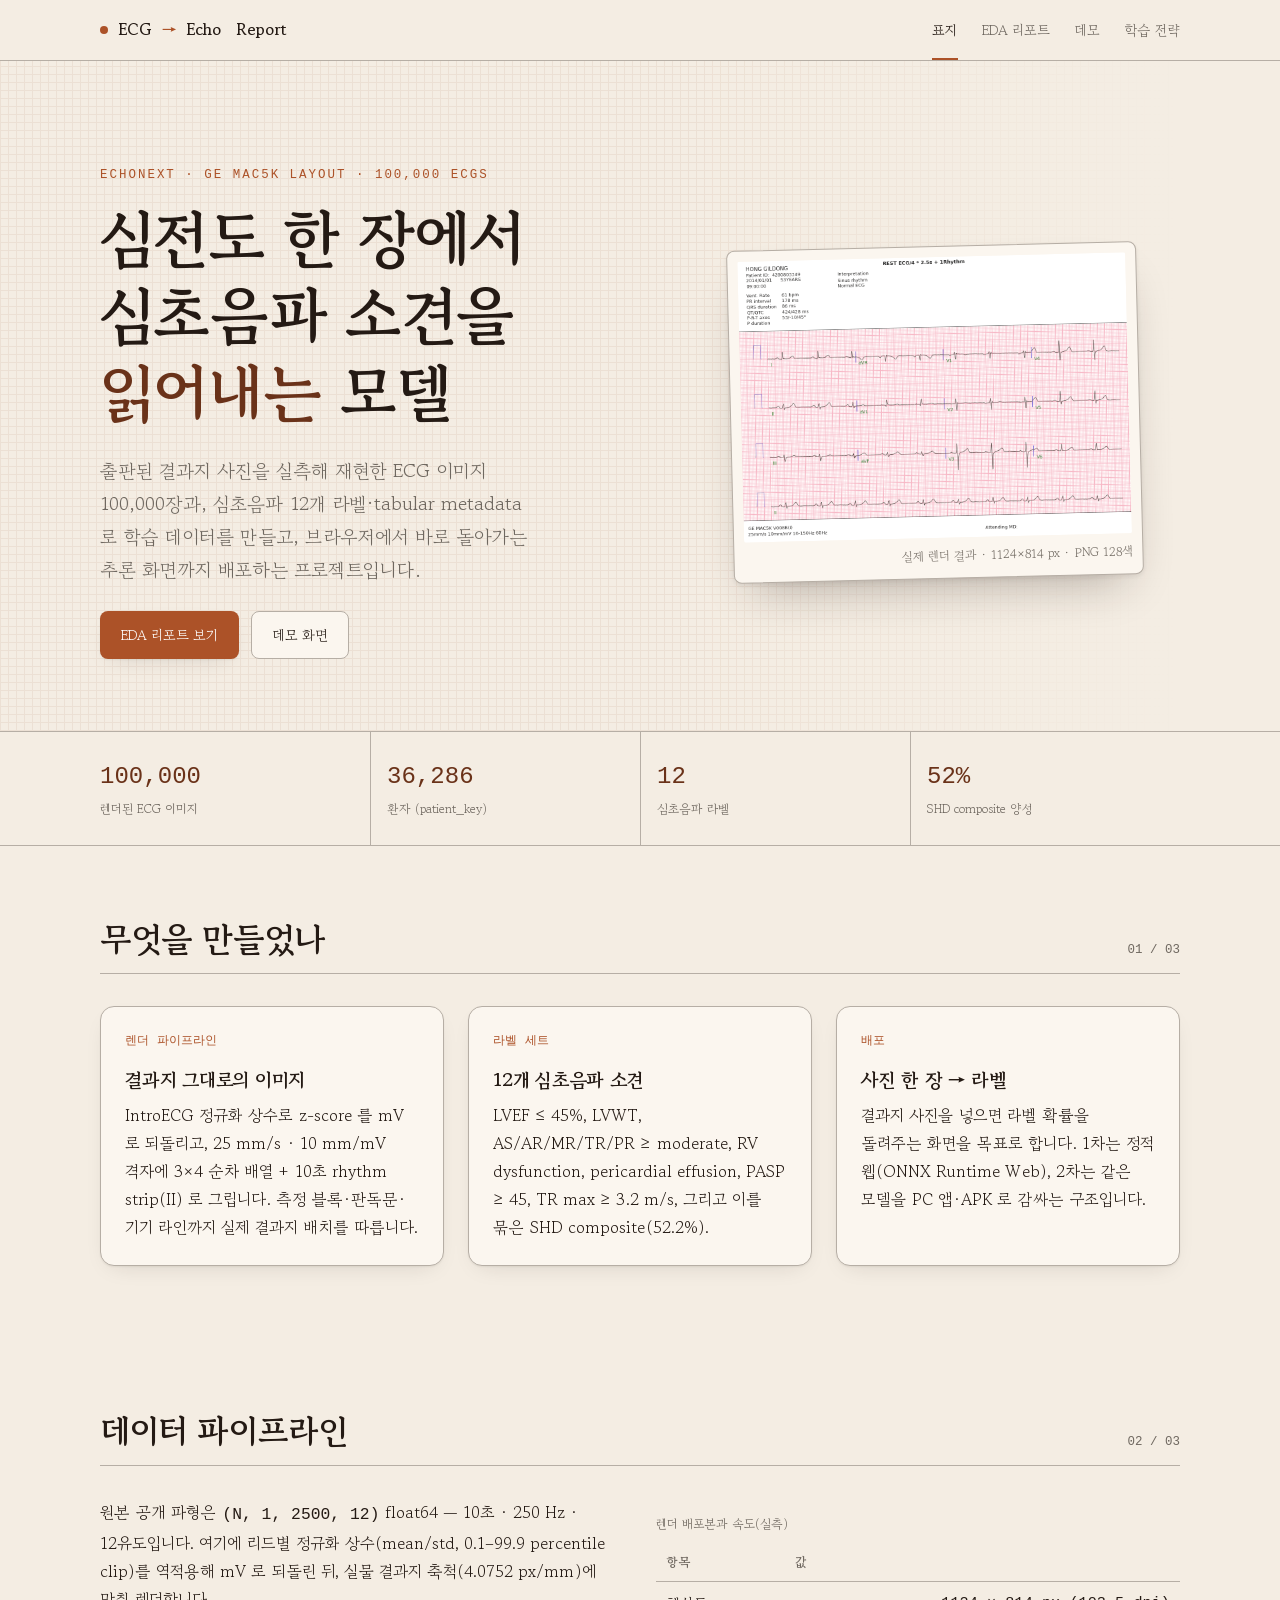
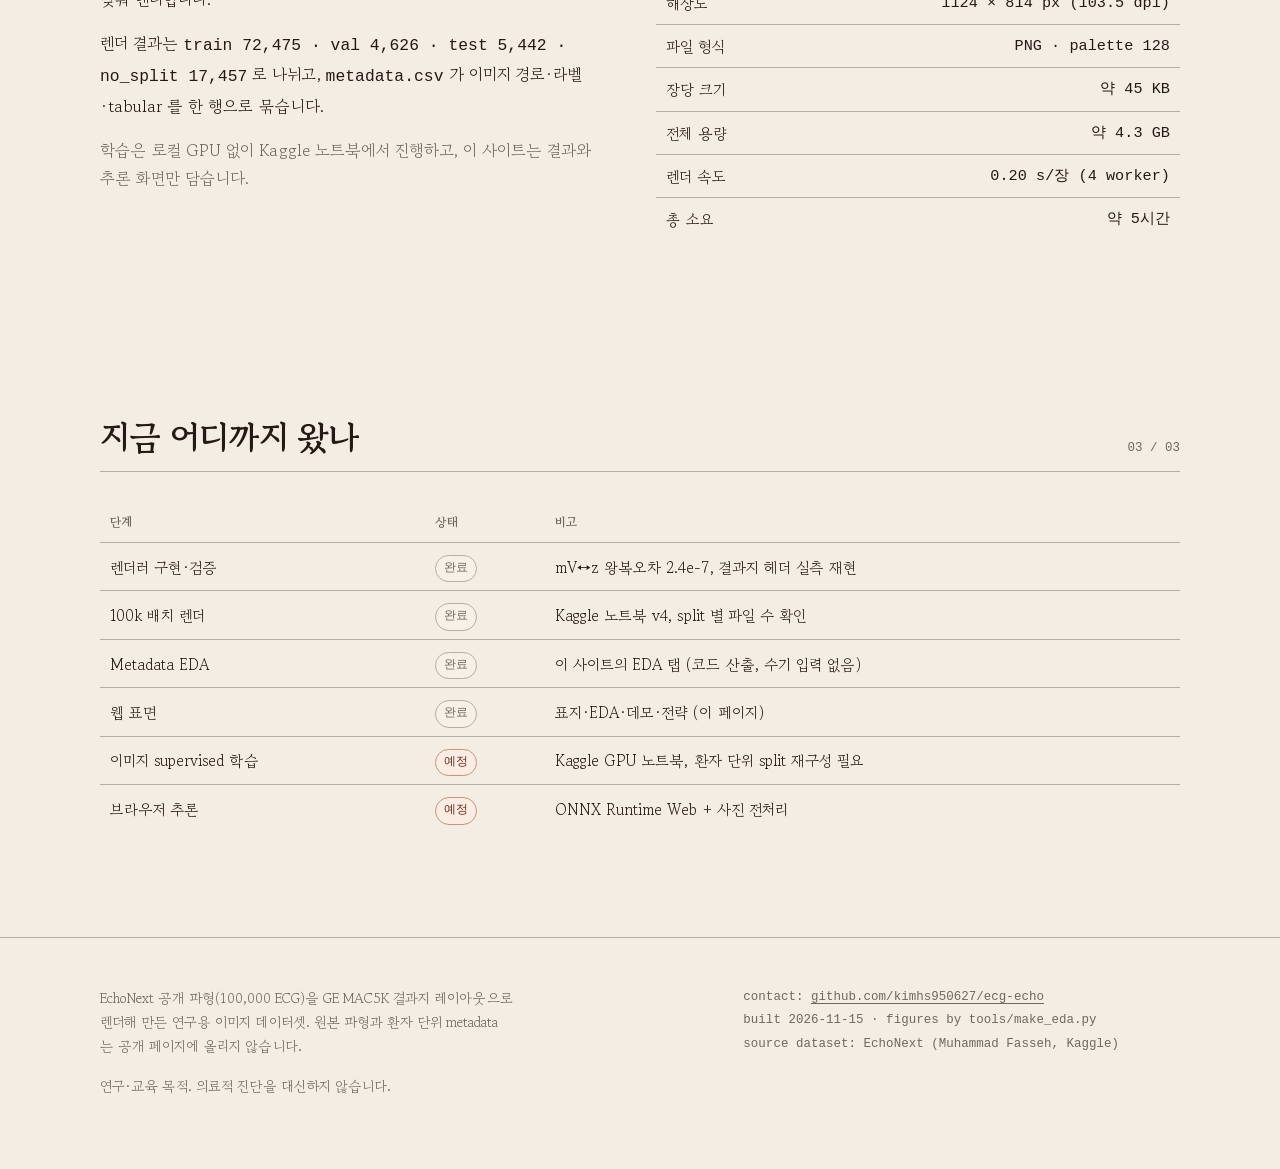
<file: index.html>
<!DOCTYPE html>
<html lang="ko">
<head>
<meta charset="utf-8">
<meta name="viewport" content="width=device-width, initial-scale=1">
<title>ECG → Echo Report — 심전도 이미지로 심초음파 소견 예측</title>
<meta name="description" content="EchoNext 파형 10만 장을 GE MAC5K 결과지 이미지로 렌더한 데이터셋과, 심초음파 12개 라벨 예측 모델의 EDA·데모.">
<link rel="canonical" href="https://kimhs950627.github.io/ecg-echo/index.html">
<meta property="og:type" content="website">
<meta property="og:title" content="ECG → Echo Report — 심전도 이미지로 심초음파 소견 예측">
<meta property="og:description" content="EchoNext 파형 10만 장을 GE MAC5K 결과지 이미지로 렌더한 데이터셋과, 심초음파 12개 라벨 예측 모델의 EDA·데모.">
<meta property="og:url" content="https://kimhs950627.github.io/ecg-echo/index.html">
<meta property="og:image" content="https://kimhs950627.github.io/ecg-echo/assets/samples/ecg_0000861.png">
<meta name="twitter:card" content="summary_large_image">
<meta name="theme-color" content="#F4EDE3">
<link rel="icon" href="assets/favicon.svg" type="image/svg+xml">
<link rel="preconnect" href="https://fonts.googleapis.com">
<link rel="preconnect" href="https://fonts.gstatic.com" crossorigin>
<link href="https://fonts.googleapis.com/css2?family=Gowun+Batang:wght@400;700&display=swap" rel="stylesheet">
<link rel="stylesheet" href="styles/site.css">

</head>
<body>
<a class="skip-link" href="#main">본문으로 건너뛰기</a>
<header class="site-header">
  <div class="wrap">
    <a class="brand" href="index.html"><span class="dot" aria-hidden="true"></span>ECG<b>→</b>Echo<span class="full">&nbsp;Report</span></a>
    <nav aria-label="주요 섹션"><ul class="tabs"><li><a href="index.html" aria-current="page">표지</a></li>
<li><a href="eda.html">EDA 리포트</a></li>
<li><a href="demo.html">데모</a></li>
<li><a href="plan.html">학습 전략</a></li></ul></nav>
  </div>
</header>
<main id="main">

<section class="hero">
  <div class="wrap">
    <div>
      <p class="eyebrow">EchoNext · GE MAC5K layout · 100,000 ECGs</p>
      <h1>심전도 한 장에서<br>심초음파 소견을 <span>읽어내는</span> 모델</h1>
      <p class="lead">출판된 결과지 사진을 실측해 재현한 ECG 이미지 100,000장과,
      심초음파 12개 라벨·tabular metadata 로 학습 데이터를 만들고, 브라우저에서 바로 돌아가는
      추론 화면까지 배포하는 프로젝트입니다.</p>
      <div class="cta-row">
        <a class="btn btn-primary" href="eda.html">EDA 리포트 보기</a>
        <a class="btn btn-ghost" href="demo.html">데모 화면</a>
      </div>
    </div>
    <figure class="printout">
      <img src="assets/samples/ecg_0000861.png" alt="렌더된 GE MAC5K 형식 12유도 심전도 결과지" width="1124" height="814">
      <figcaption>실제 렌더 결과 · 1124×814 px · PNG 128색</figcaption>
    </figure>
  </div>
</section>

<section class="stats" aria-label="데이터셋 요약">
  <div class="wrap">
  <div class="stat"><div class="v">100,000</div><div class="k">렌더된 ECG 이미지</div></div>
  <div class="stat"><div class="v">36,286</div><div class="k">환자 (patient_key)</div></div>
  <div class="stat"><div class="v">12</div><div class="k">심초음파 라벨</div></div>
  <div class="stat"><div class="v">52%</div><div class="k">SHD composite 양성</div></div>
  </div>
</section>

<section class="section">
  <div class="wrap">
    <div class="section-head"><h2>무엇을 만들었나</h2><span class="idx">01 / 03</span></div>
    <div class="cards">
      <article class="card">
        <p class="n">렌더 파이프라인</p>
        <h3>결과지 그대로의 이미지</h3>
        <p>IntroECG 정규화 상수로 z-score 를 mV 로 되돌리고, 25 mm/s · 10 mm/mV 격자에
        3×4 순차 배열 + 10초 rhythm strip(II) 로 그립니다. 측정 블록·판독문·기기 라인까지 실제 결과지 배치를 따릅니다.</p>
      </article>
      <article class="card">
        <p class="n">라벨 세트</p>
        <h3>12개 심초음파 소견</h3>
        <p>LVEF ≤ 45%, LVWT, AS/AR/MR/TR/PR ≥ moderate, RV dysfunction, pericardial effusion,
        PASP ≥ 45, TR max ≥ 3.2 m/s, 그리고 이를 묶은 SHD composite(52.2%).</p>
      </article>
      <article class="card">
        <p class="n">배포</p>
        <h3>사진 한 장 → 라벨</h3>
        <p>결과지 사진을 넣으면 라벨 확률을 돌려주는 화면을 목표로 합니다. 1차는 정적 웹(ONNX Runtime Web),
        2차는 같은 모델을 PC 앱·APK 로 감싸는 구조입니다.</p>
      </article>
    </div>
  </div>
</section>

<section class="section">
  <div class="wrap">
    <div class="section-head"><h2>데이터 파이프라인</h2><span class="idx">02 / 03</span></div>
    <div class="grid-2">
      <div class="prose">
        <p>원본 공개 파형은 <span class="mono">(N, 1, 2500, 12)</span> float64 — 10초 · 250 Hz · 12유도입니다.
        여기에 리드별 정규화 상수(mean/std, 0.1–99.9 percentile clip)를 역적용해 mV 로 되돌린 뒤,
        실물 결과지 축척(4.0752 px/mm)에 맞춰 렌더합니다.</p>
        <p>렌더 결과는 <span class="mono">train 72,475 · val 4,626 ·
        test 5,442 · no_split 17,457</span> 로 나뉘고,
        <span class="mono">metadata.csv</span> 가 이미지 경로·라벨·tabular 를 한 행으로 묶습니다.</p>
        <p class="muted">학습은 로컬 GPU 없이 Kaggle 노트북에서 진행하고, 이 사이트는 결과와 추론 화면만 담습니다.</p>
      </div>
      <div>
        <table class="data">
          <caption>렌더 배포본과 속도(실측)</caption>
          <thead><tr><th>항목</th><th>값</th></tr></thead>
          <tbody>
            <tr><td>해상도</td><td class="num">1124 × 814 px (103.5 dpi)</td></tr>
            <tr><td>파일 형식</td><td class="num">PNG · palette 128</td></tr>
            <tr><td>장당 크기</td><td class="num">약 45 KB</td></tr>
            <tr><td>전체 용량</td><td class="num">약 4.3 GB</td></tr>
            <tr><td>렌더 속도</td><td class="num">0.20 s/장 (4 worker)</td></tr>
            <tr><td>총 소요</td><td class="num">약 5시간</td></tr>
          </tbody>
        </table>
      </div>
    </div>
  </div>
</section>

<section class="section">
  <div class="wrap">
    <div class="section-head"><h2>지금 어디까지 왔나</h2><span class="idx">03 / 03</span></div>
    <table class="data">
      <thead><tr><th>단계</th><th>상태</th><th>비고</th></tr></thead>
      <tbody>
        <tr><td>렌더러 구현·검증</td><td><span class="tag">완료</span></td><td>mV↔z 왕복오차 2.4e-7, 결과지 헤더 실측 재현</td></tr>
        <tr><td>100k 배치 렌더</td><td><span class="tag">완료</span></td><td>Kaggle 노트북 v4, split 별 파일 수 확인</td></tr>
        <tr><td>Metadata EDA</td><td><span class="tag">완료</span></td><td>이 사이트의 EDA 탭 (코드 산출, 수기 입력 없음)</td></tr>
        <tr><td>웹 표면</td><td><span class="tag">완료</span></td><td>표지·EDA·데모·전략 (이 페이지)</td></tr>
        <tr><td>이미지 supervised 학습</td><td><span class="tag warn">예정</span></td><td>Kaggle GPU 노트북, 환자 단위 split 재구성 필요</td></tr>
        <tr><td>브라우저 추론</td><td><span class="tag warn">예정</span></td><td>ONNX Runtime Web + 사진 전처리</td></tr>
      </tbody>
    </table>
  </div>
</section>

</main>
<footer class="site-footer">
  <div class="wrap">
    <div>
      <p class="footer-note">EchoNext 공개 파형(100,000 ECG)을 GE MAC5K 결과지 레이아웃으로 렌더해 만든 연구용 이미지 데이터셋.
      원본 파형과 환자 단위 metadata 는 공개 페이지에 올리지 않습니다.</p>
      <p class="footer-note">연구·교육 목적. 의료적 진단을 대신하지 않습니다.</p>
    </div>
    <div class="footer-meta">
      contact: <a href="https://github.com/kimhs950627/ecg-echo">github.com/kimhs950627/ecg-echo</a><br>
      built 2026-11-15 · figures by <code>tools/make_eda.py</code><br>
      source dataset: EchoNext (Muhammad Fasseh, Kaggle)
    </div>
  </div>
</footer>
</body>
</html>
</file>
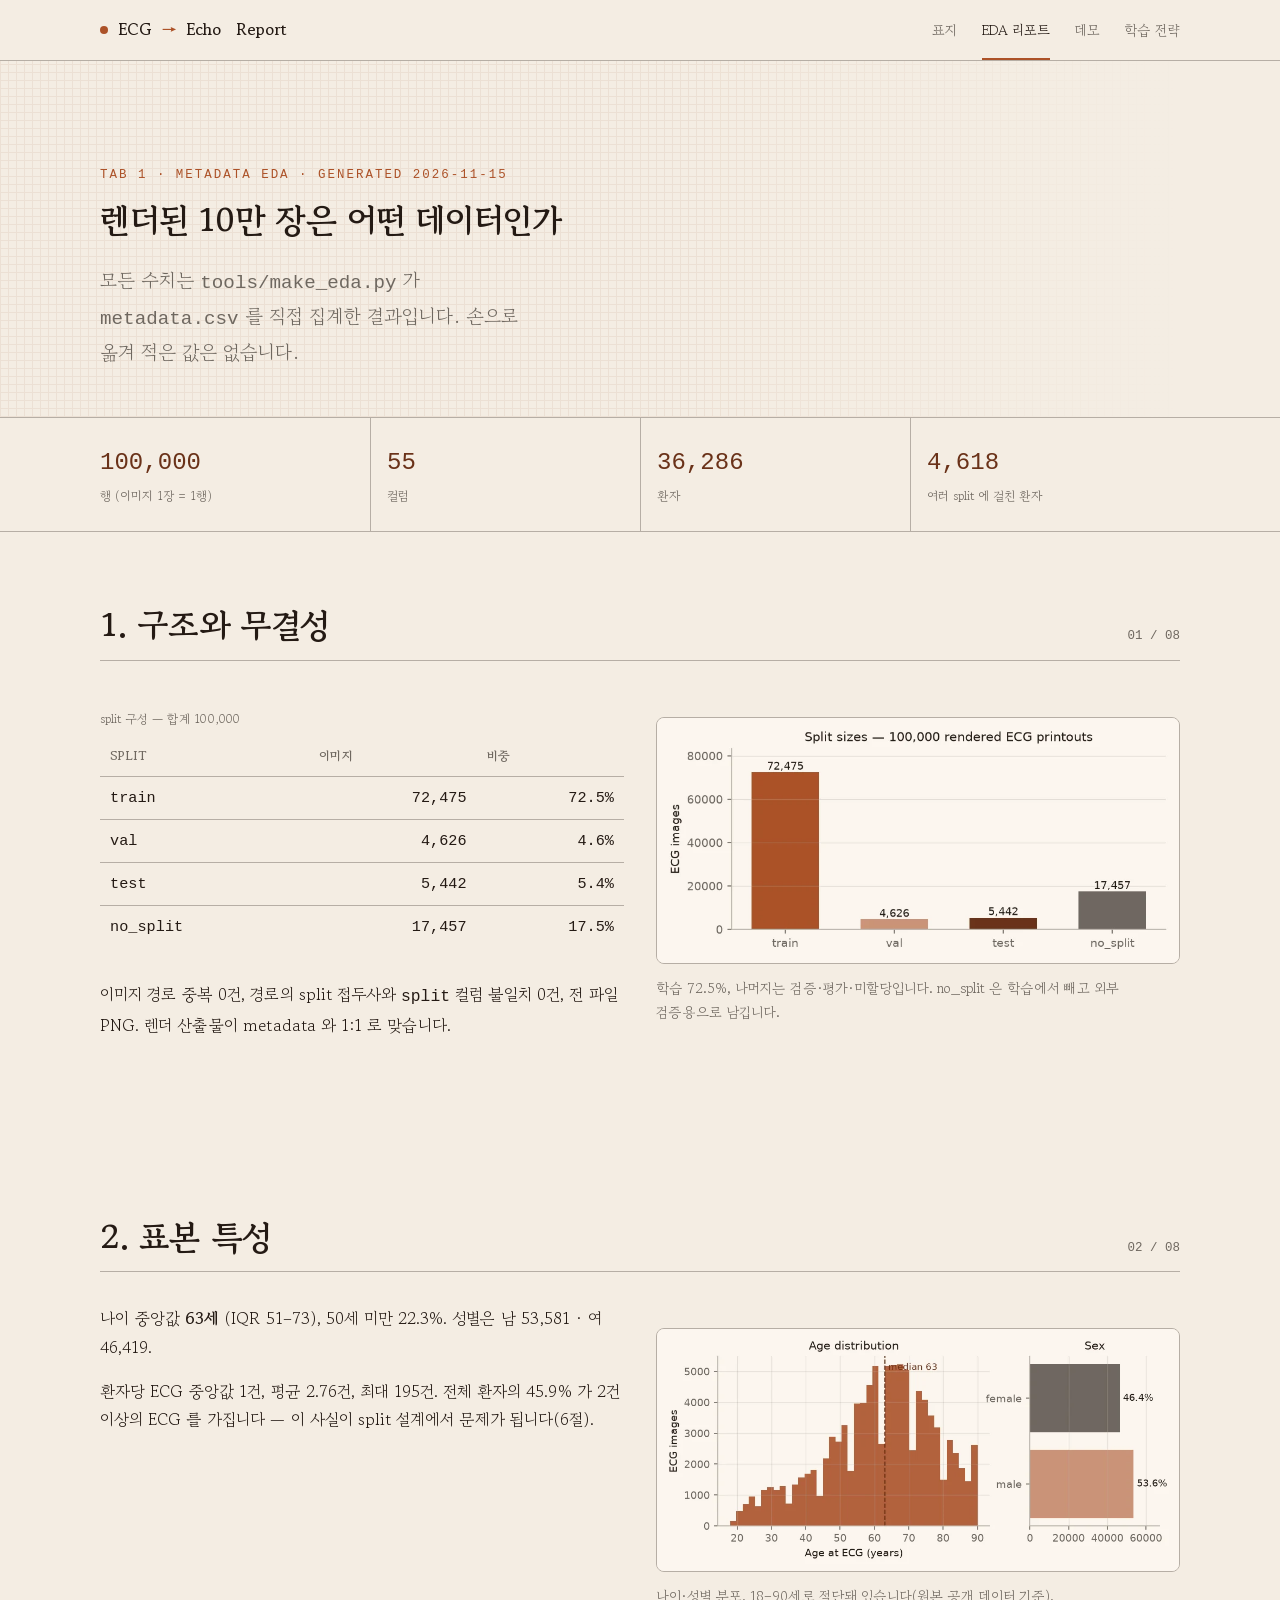
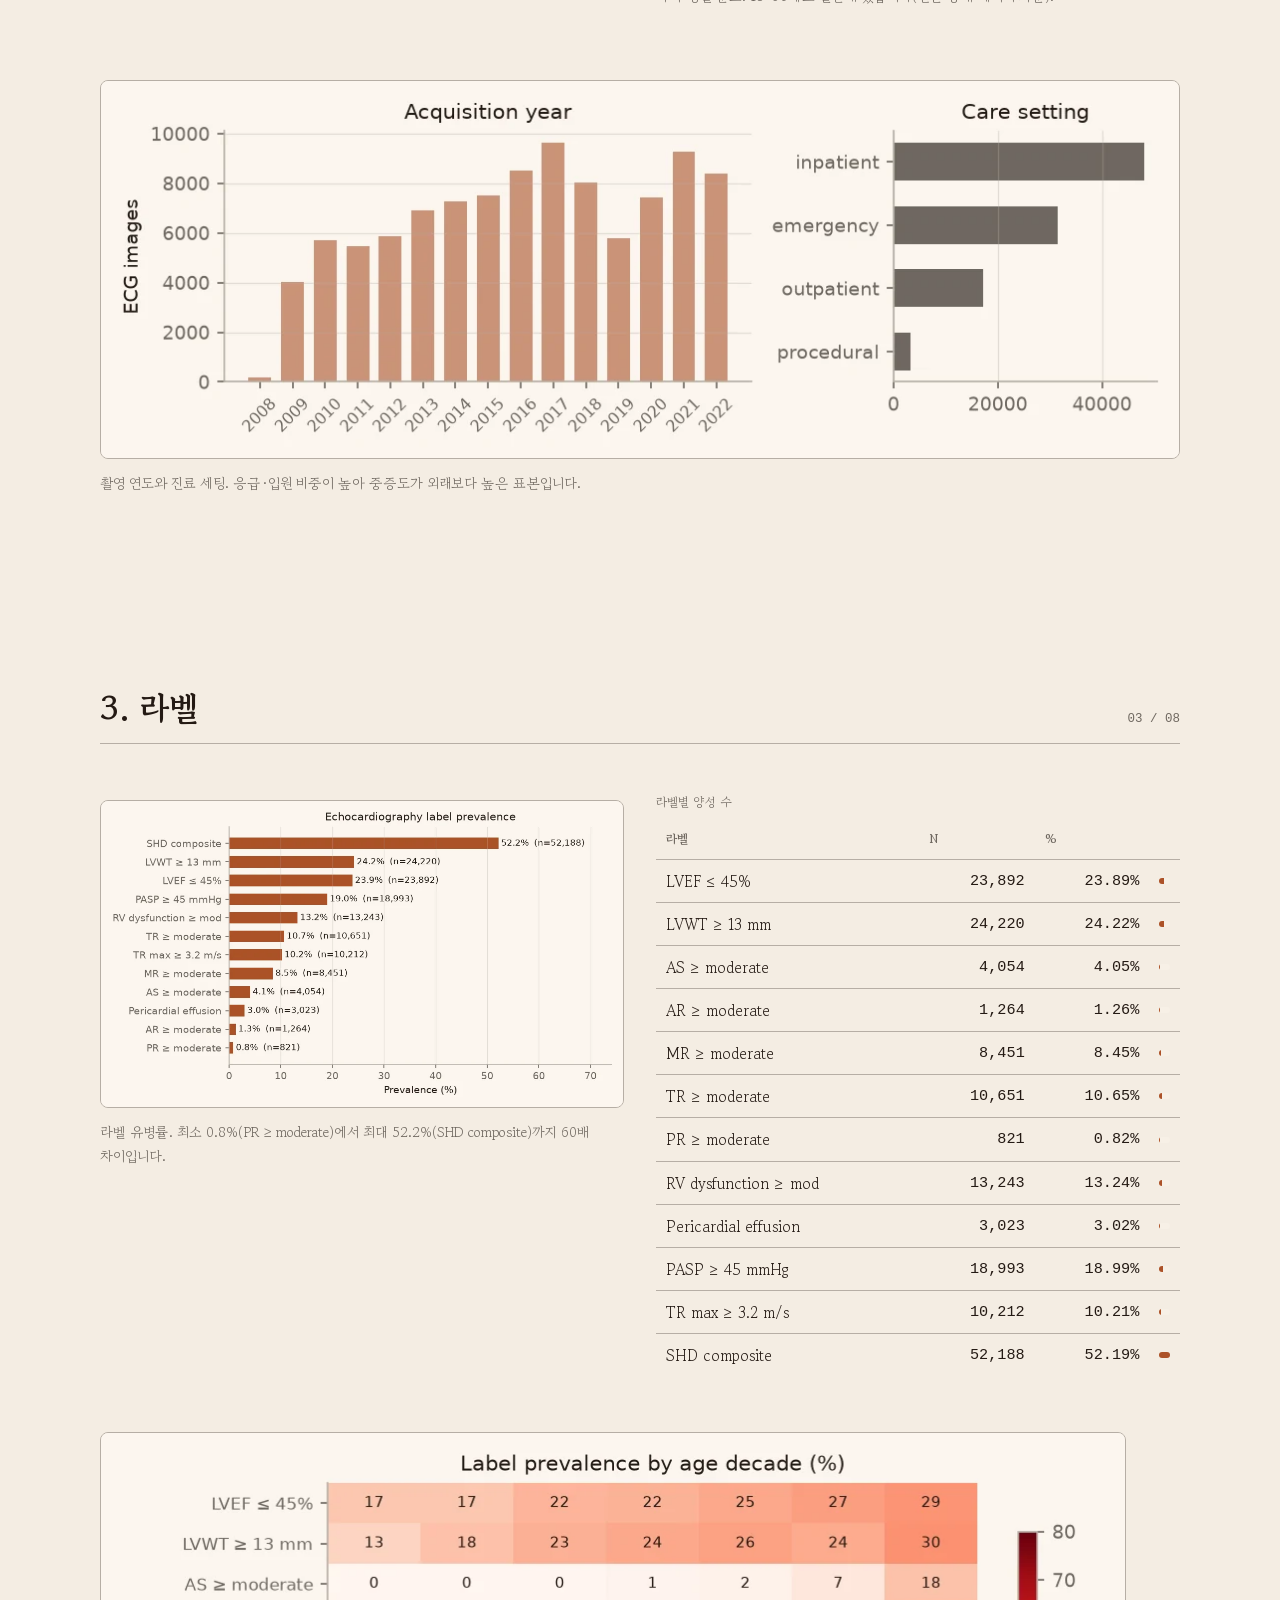
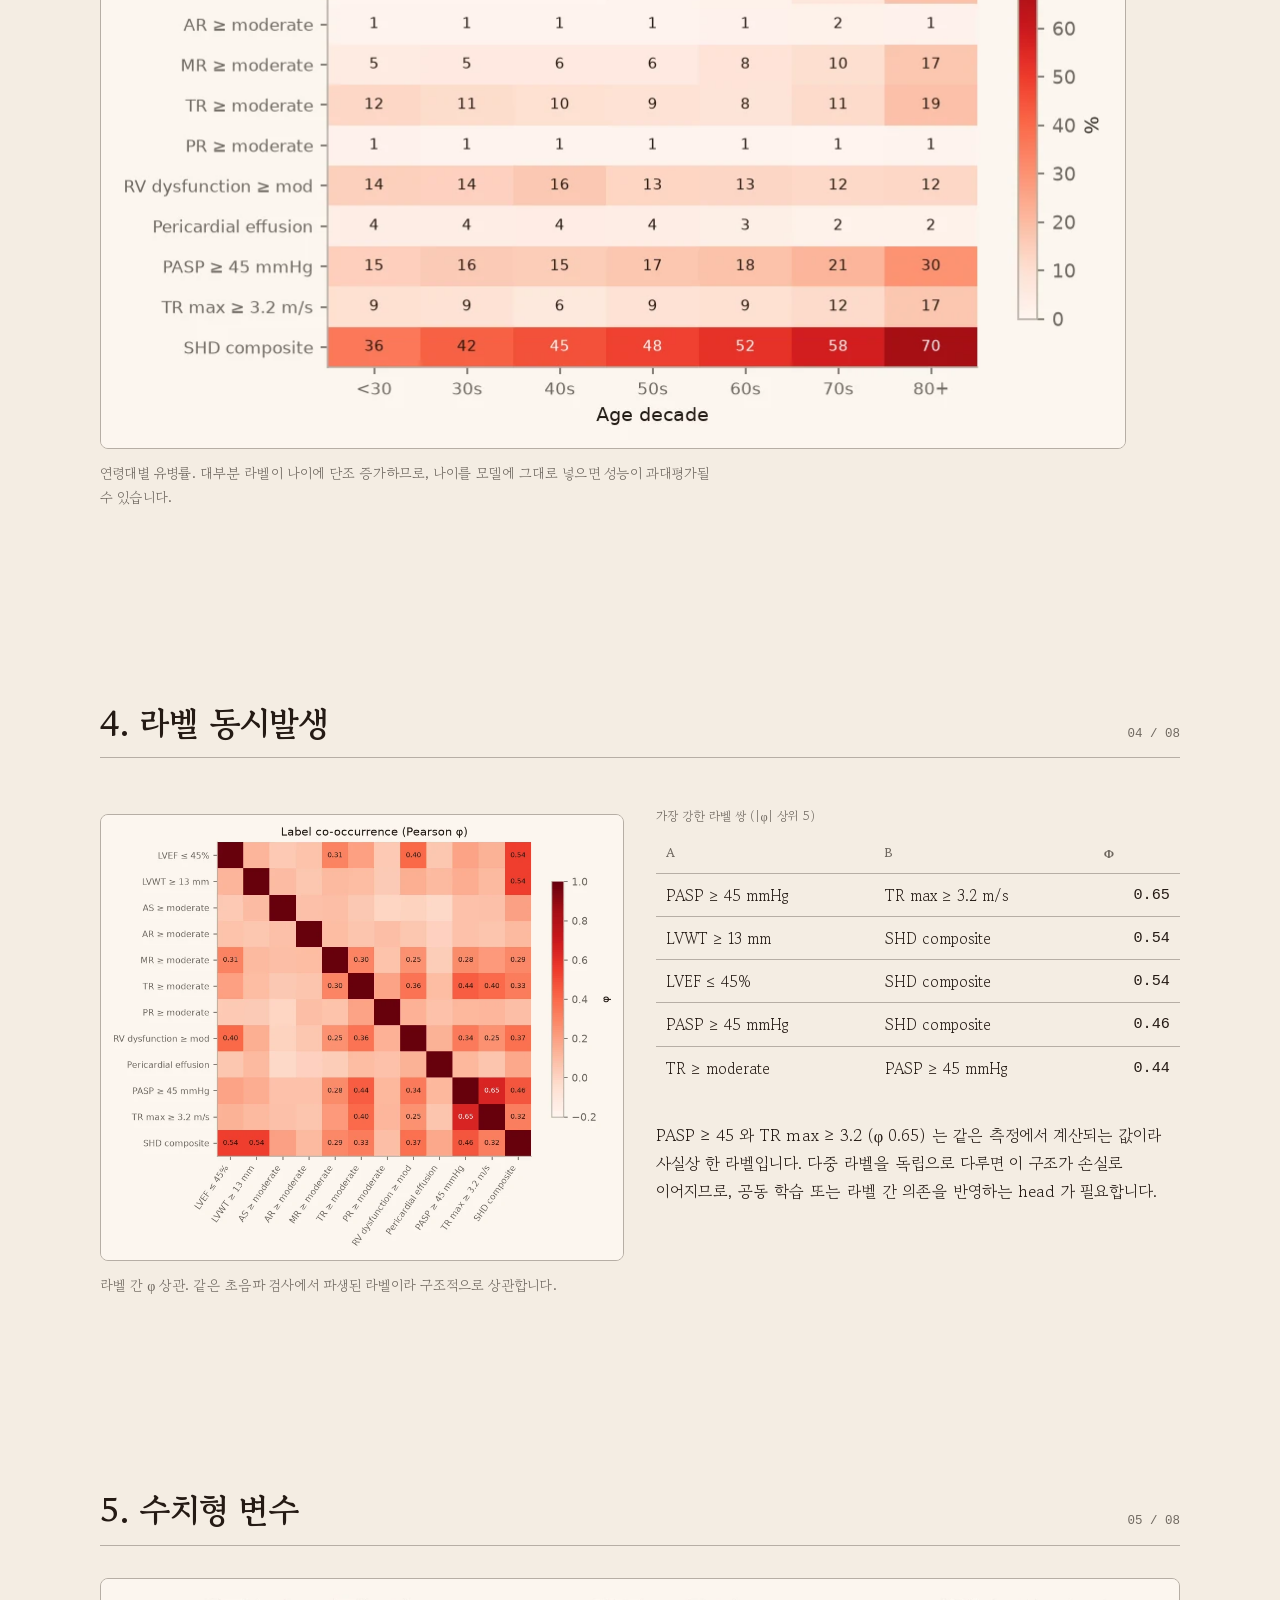
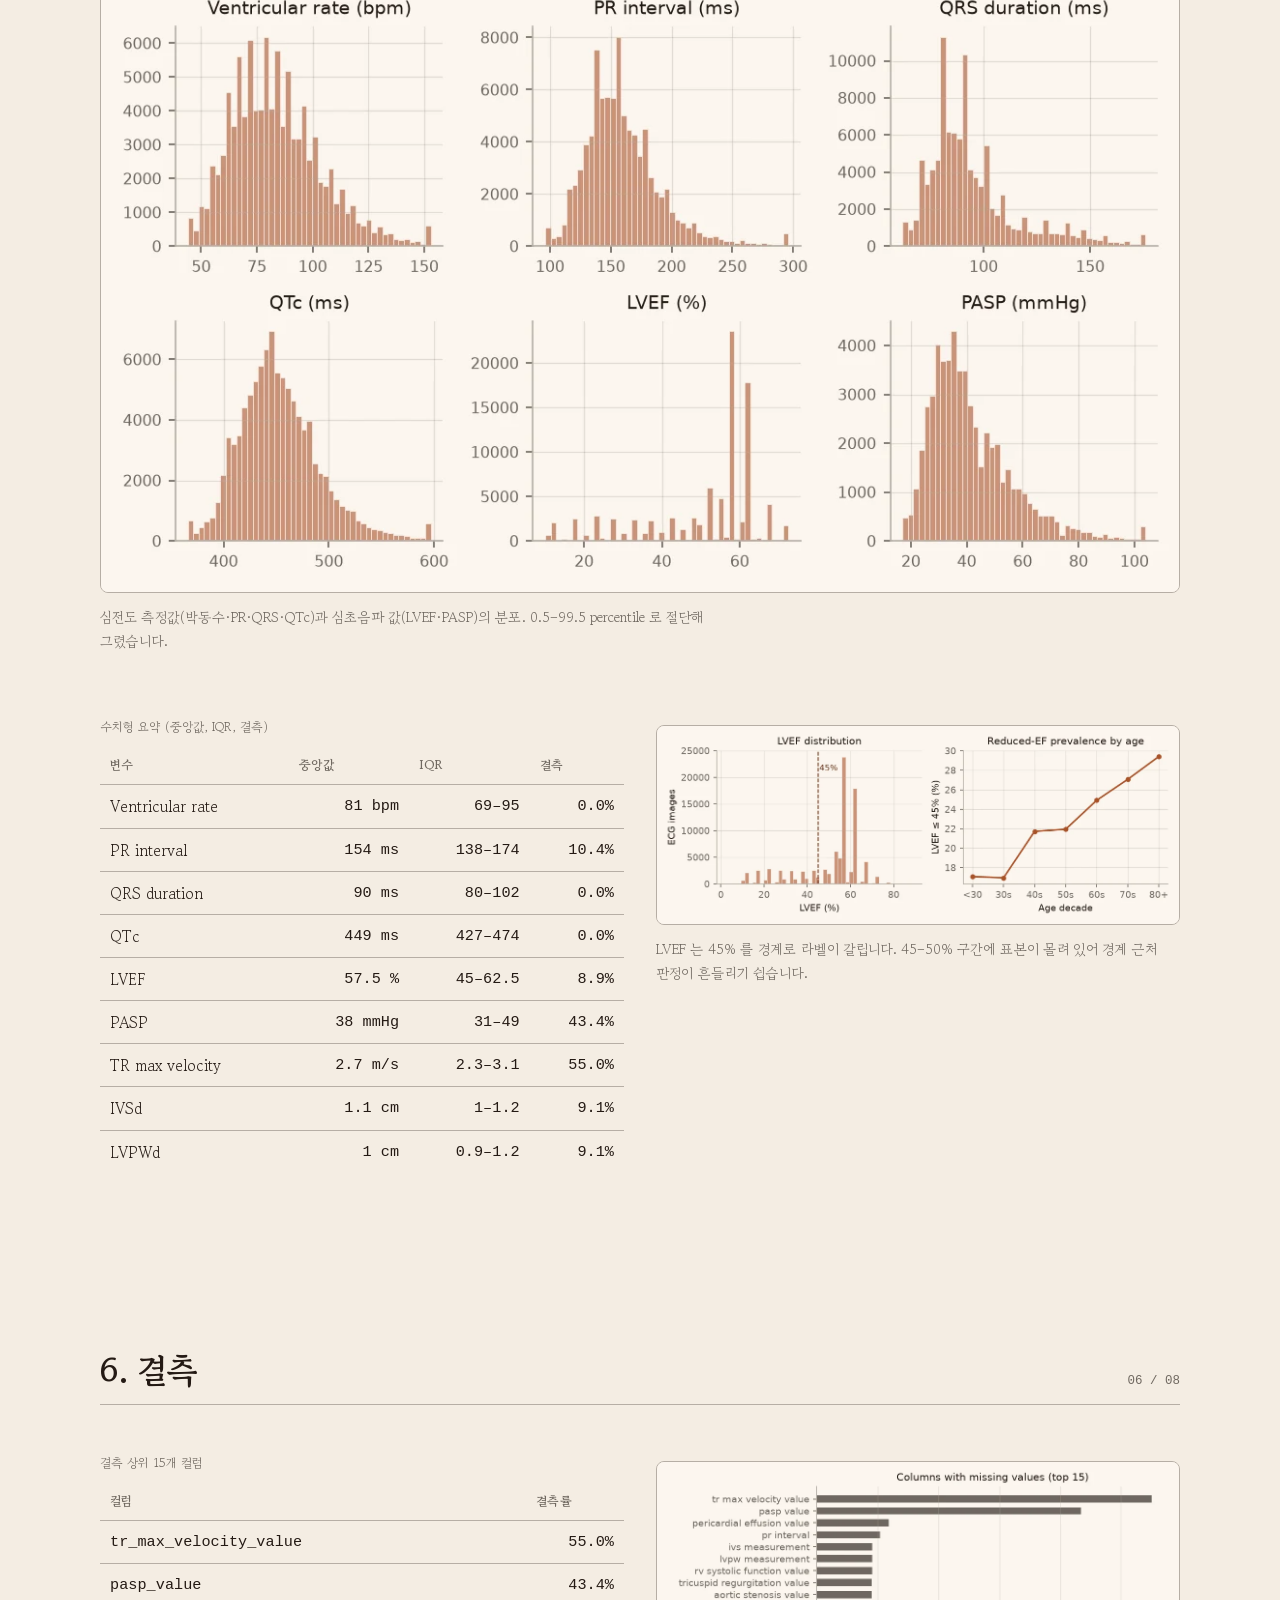
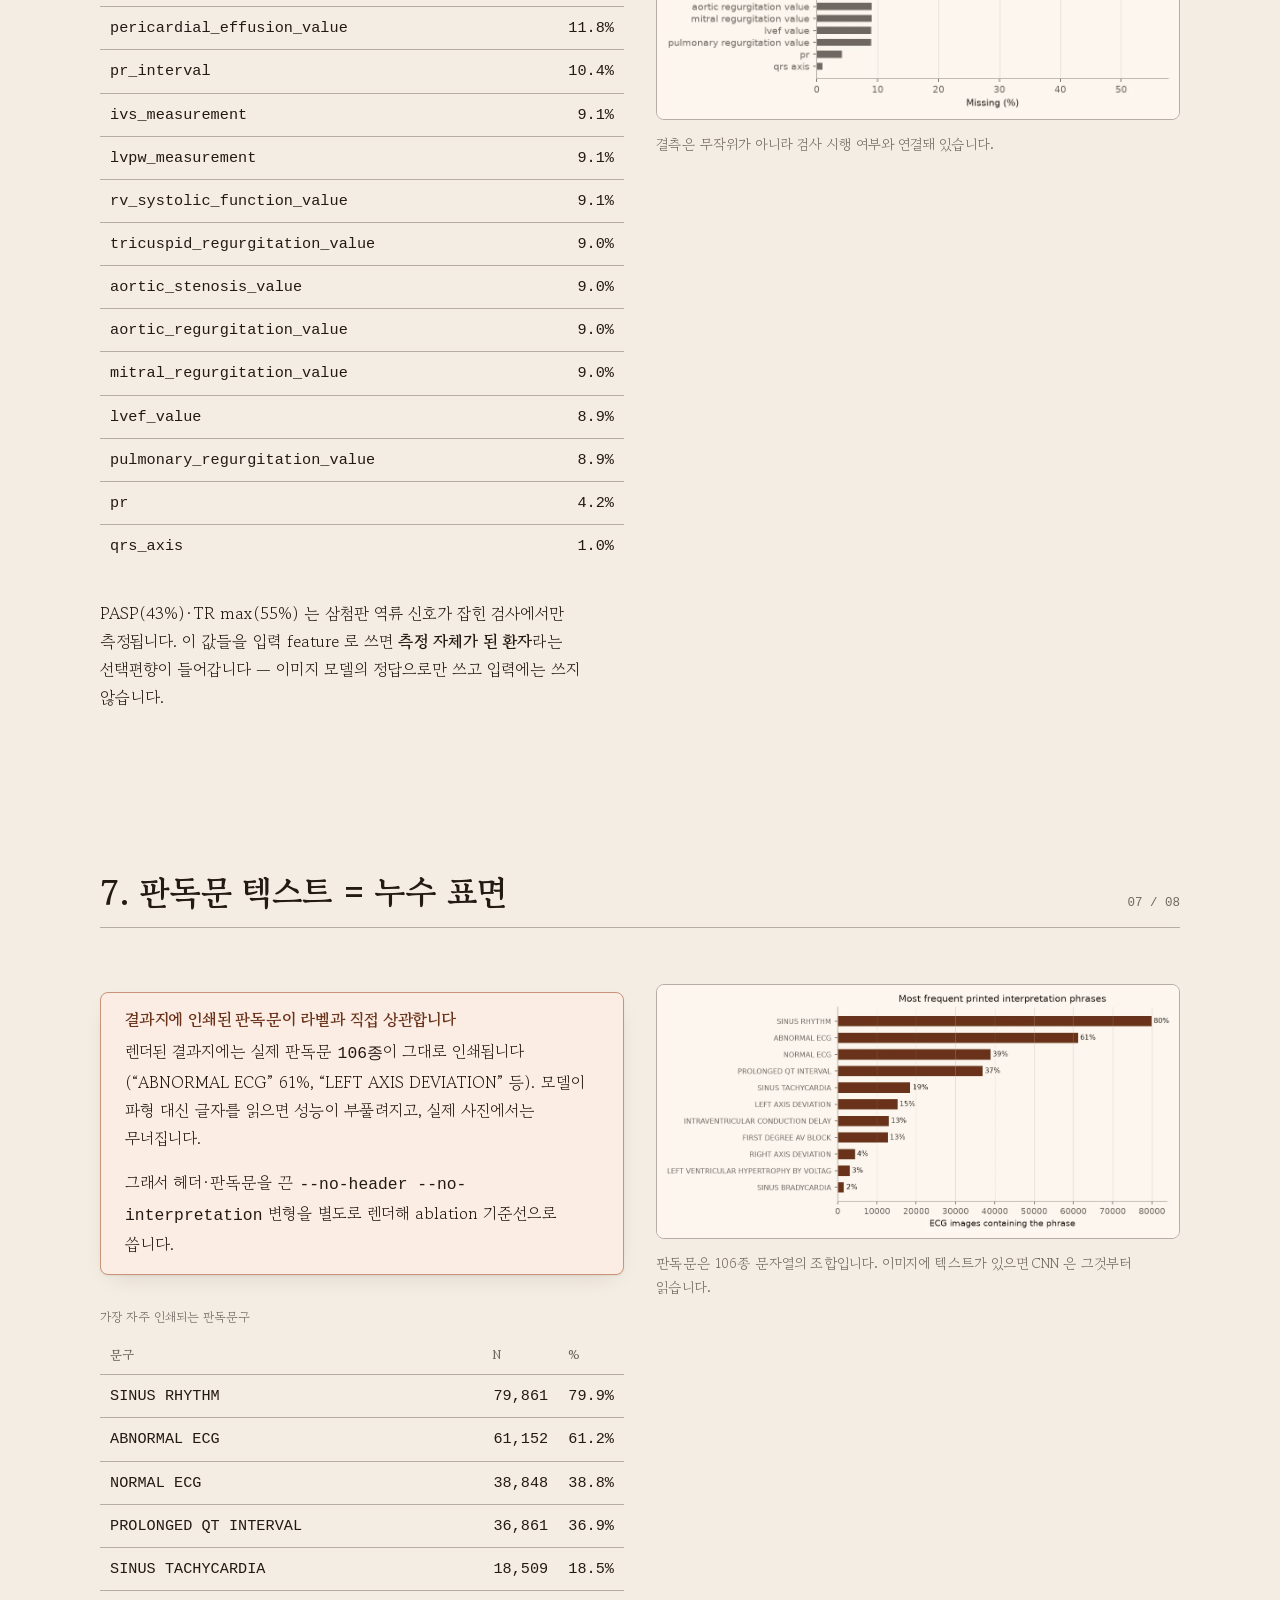
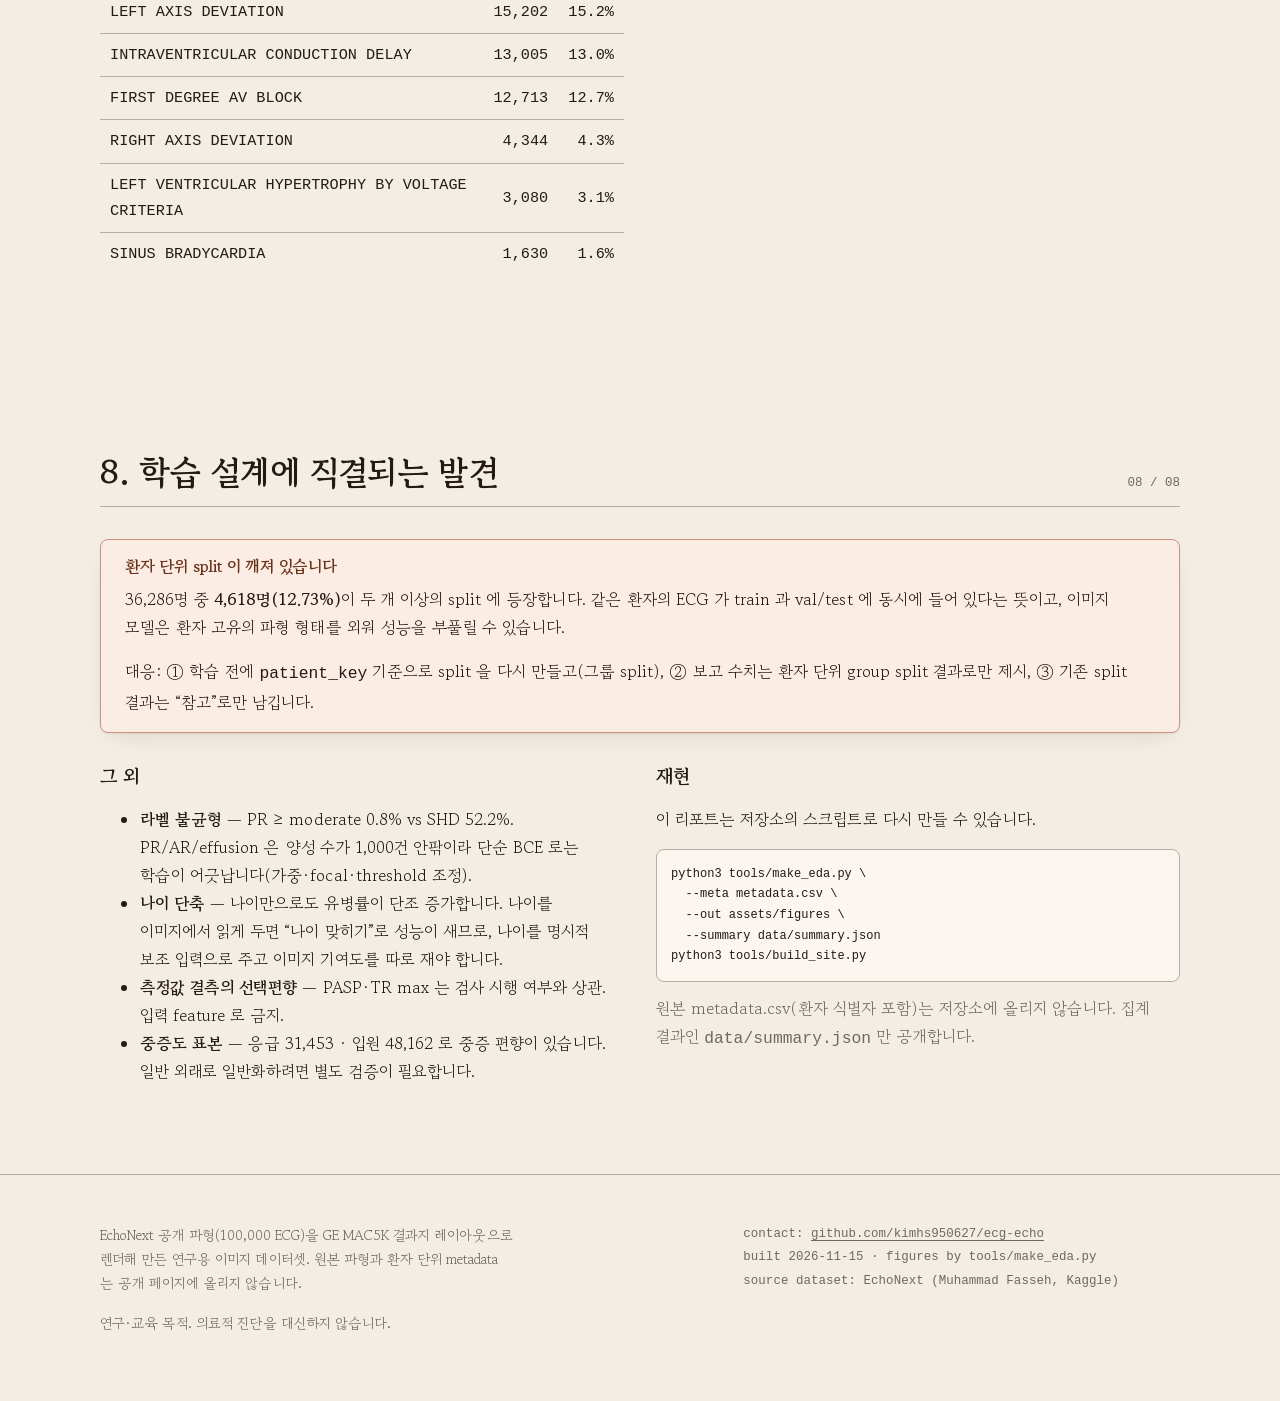
<file: eda.html>
<!DOCTYPE html>
<html lang="ko">
<head>
<meta charset="utf-8">
<meta name="viewport" content="width=device-width, initial-scale=1">
<title>EDA 리포트 — ECG→Echo 렌더 데이터셋</title>
<meta name="description" content="렌더된 100,000 ECG 이미지의 구조·무결성·표본 특성·라벨 유병률·결측·누수 진단을 코드로 집계한 EDA 리포트.">
<link rel="canonical" href="https://kimhs950627.github.io/ecg-echo/eda.html">
<meta property="og:type" content="website">
<meta property="og:title" content="EDA 리포트 — ECG→Echo 렌더 데이터셋">
<meta property="og:description" content="렌더된 100,000 ECG 이미지의 구조·무결성·표본 특성·라벨 유병률·결측·누수 진단을 코드로 집계한 EDA 리포트.">
<meta property="og:url" content="https://kimhs950627.github.io/ecg-echo/eda.html">
<meta property="og:image" content="https://kimhs950627.github.io/ecg-echo/assets/samples/ecg_0000861.png">
<meta name="twitter:card" content="summary_large_image">
<meta name="theme-color" content="#F4EDE3">
<link rel="icon" href="assets/favicon.svg" type="image/svg+xml">
<link rel="preconnect" href="https://fonts.googleapis.com">
<link rel="preconnect" href="https://fonts.gstatic.com" crossorigin>
<link href="https://fonts.googleapis.com/css2?family=Gowun+Batang:wght@400;700&display=swap" rel="stylesheet">
<link rel="stylesheet" href="styles/site.css">

</head>
<body>
<a class="skip-link" href="#main">본문으로 건너뛰기</a>
<header class="site-header">
  <div class="wrap">
    <a class="brand" href="index.html"><span class="dot" aria-hidden="true"></span>ECG<b>→</b>Echo<span class="full">&nbsp;Report</span></a>
    <nav aria-label="주요 섹션"><ul class="tabs"><li><a href="index.html">표지</a></li>
<li><a href="eda.html" aria-current="page">EDA 리포트</a></li>
<li><a href="demo.html">데모</a></li>
<li><a href="plan.html">학습 전략</a></li></ul></nav>
  </div>
</header>
<main id="main">

<section class="hero" style="padding-bottom:var(--space-6)">
  <div class="wrap" style="grid-template-columns:1fr">
    <div class="prose">
      <p class="eyebrow">Tab 1 · Metadata EDA · generated 2026-11-15</p>
      <h1 style="font-size:var(--text-2xl)">렌더된 10만 장은 어떤 데이터인가</h1>
      <p class="lead">모든 수치는 <code>tools/make_eda.py</code> 가 <code>metadata.csv</code> 를 직접 집계한 결과입니다.
      손으로 옮겨 적은 값은 없습니다.</p>
    </div>
  </div>
</section>

<section class="stats" aria-label="핵심 수치">
  <div class="wrap">
  <div class="stat"><div class="v">100,000</div><div class="k">행 (이미지 1장 = 1행)</div></div>
  <div class="stat"><div class="v">55</div><div class="k">컬럼</div></div>
  <div class="stat"><div class="v">36,286</div><div class="k">환자</div></div>
  <div class="stat"><div class="v">4,618</div><div class="k">여러 split 에 걸친 환자</div></div>
  </div>
</section>

<section class="section">
  <div class="wrap">
    <div class="section-head"><h2>1. 구조와 무결성</h2><span class="idx">01 / 08</span></div>
    <div class="grid-2">
      <div>
        <table class="data">
          <caption>split 구성 — 합계 100,000</caption>
          <thead><tr><th>split</th><th>이미지</th><th>비중</th></tr></thead>
          <tbody><tr><td class="mono">train</td><td class="num">72,475</td><td class="num">72.5%</td></tr>
<tr><td class="mono">val</td><td class="num">4,626</td><td class="num">4.6%</td></tr>
<tr><td class="mono">test</td><td class="num">5,442</td><td class="num">5.4%</td></tr>
<tr><td class="mono">no_split</td><td class="num">17,457</td><td class="num">17.5%</td></tr></tbody>
        </table>
        <p class="prose">이미지 경로 중복 0건, 경로의 split 접두사와 <code>split</code> 컬럼 불일치 0건,
        전 파일 PNG. 렌더 산출물이 metadata 와 1:1 로 맞습니다.</p>
      </div>
      <div><figure class="figure"><img src="assets/figures/split_sizes.webp" alt="split 별 이미지 수 막대그래프" width="867" height="407" decoding="async"><figcaption>학습 72.5%, 나머지는 검증·평가·미할당입니다. no_split 은 학습에서 빼고 외부 검증용으로 남깁니다.</figcaption></figure></div>
    </div>
  </div>
</section>

<section class="section">
  <div class="wrap">
    <div class="section-head"><h2>2. 표본 특성</h2><span class="idx">02 / 08</span></div>
    <div class="grid-2">
      <div>
        <p class="prose">나이 중앙값 <b>63세</b> (IQR 51–73),
        50세 미만 22.3%. 성별은 남 53,581 · 여 46,419.</p>
        <p class="prose">환자당 ECG 중앙값 1건, 평균 2.76건,
        최대 195건. 전체 환자의 45.9% 가
        2건 이상의 ECG 를 가집니다 — 이 사실이 split 설계에서 문제가 됩니다(6절).</p>
      </div>
      <div><figure class="figure"><img src="assets/figures/age_sex.webp" alt="나이 분포와 성별 비율" width="962" height="445" decoding="async"><figcaption>나이·성별 분포. 18–90세로 절단돼 있습니다(원본 공개 데이터 기준).</figcaption></figure></div>
    </div>
    <figure class="figure"><img src="assets/figures/year_setting.webp" alt="촬영 연도와 진료 세팅 분포" width="1084" height="379" decoding="async"><figcaption>촬영 연도와 진료 세팅. 응급·입원 비중이 높아 중증도가 외래보다 높은 표본입니다.</figcaption></figure>
  </div>
</section>

<section class="section">
  <div class="wrap">
    <div class="section-head"><h2>3. 라벨</h2><span class="idx">03 / 08</span></div>
    <div class="grid-2">
      <div><figure class="figure"><img src="assets/figures/label_prevalence.webp" alt="심초음파 12개 라벨 유병률" width="1015" height="595" decoding="async"><figcaption>라벨 유병률. 최소 0.8%(PR ≥ moderate)에서 최대 52.2%(SHD composite)까지 60배 차이입니다.</figcaption></figure></div>
      <div>
        <table class="data">
          <caption>라벨별 양성 수</caption>
          <thead><tr><th>라벨</th><th>n</th><th>%</th><th></th></tr></thead>
          <tbody><tr><td>LVEF ≤ 45%</td><td class="num">23,892</td><td class="num">23.89%</td><td><div class="bar-cell"><div class="track"><div class="fill" style="width:45.4%"></div></div></div></td></tr>
<tr><td>LVWT ≥ 13 mm</td><td class="num">24,220</td><td class="num">24.22%</td><td><div class="bar-cell"><div class="track"><div class="fill" style="width:46.0%"></div></div></div></td></tr>
<tr><td>AS ≥ moderate</td><td class="num">4,054</td><td class="num">4.05%</td><td><div class="bar-cell"><div class="track"><div class="fill" style="width:7.7%"></div></div></div></td></tr>
<tr><td>AR ≥ moderate</td><td class="num">1,264</td><td class="num">1.26%</td><td><div class="bar-cell"><div class="track"><div class="fill" style="width:2.4%"></div></div></div></td></tr>
<tr><td>MR ≥ moderate</td><td class="num">8,451</td><td class="num">8.45%</td><td><div class="bar-cell"><div class="track"><div class="fill" style="width:16.1%"></div></div></div></td></tr>
<tr><td>TR ≥ moderate</td><td class="num">10,651</td><td class="num">10.65%</td><td><div class="bar-cell"><div class="track"><div class="fill" style="width:20.2%"></div></div></div></td></tr>
<tr><td>PR ≥ moderate</td><td class="num">821</td><td class="num">0.82%</td><td><div class="bar-cell"><div class="track"><div class="fill" style="width:1.6%"></div></div></div></td></tr>
<tr><td>RV dysfunction ≥ mod</td><td class="num">13,243</td><td class="num">13.24%</td><td><div class="bar-cell"><div class="track"><div class="fill" style="width:25.2%"></div></div></div></td></tr>
<tr><td>Pericardial effusion</td><td class="num">3,023</td><td class="num">3.02%</td><td><div class="bar-cell"><div class="track"><div class="fill" style="width:5.7%"></div></div></div></td></tr>
<tr><td>PASP ≥ 45 mmHg</td><td class="num">18,993</td><td class="num">18.99%</td><td><div class="bar-cell"><div class="track"><div class="fill" style="width:36.1%"></div></div></div></td></tr>
<tr><td>TR max ≥ 3.2 m/s</td><td class="num">10,212</td><td class="num">10.21%</td><td><div class="bar-cell"><div class="track"><div class="fill" style="width:19.4%"></div></div></div></td></tr>
<tr><td>SHD composite</td><td class="num">52,188</td><td class="num">52.19%</td><td><div class="bar-cell"><div class="track"><div class="fill" style="width:99.2%"></div></div></div></td></tr></tbody>
        </table>
      </div>
    </div>
    <figure class="figure"><img src="assets/figures/prevalence_by_age.webp" alt="연령대별 라벨 유병률 히트맵" width="1026" height="616" decoding="async"><figcaption>연령대별 유병률. 대부분 라벨이 나이에 단조 증가하므로, 나이를 모델에 그대로 넣으면 성능이 과대평가될 수 있습니다.</figcaption></figure>
  </div>
</section>

<section class="section">
  <div class="wrap">
    <div class="section-head"><h2>4. 라벨 동시발생</h2><span class="idx">04 / 08</span></div>
    <div class="grid-2">
      <div><figure class="figure"><img src="assets/figures/label_corr.webp" alt="라벨 간 Pearson phi 상관 히트맵" width="961" height="819" decoding="async"><figcaption>라벨 간 φ 상관. 같은 초음파 검사에서 파생된 라벨이라 구조적으로 상관합니다.</figcaption></figure></div>
      <div>
        <table class="data">
          <caption>가장 강한 라벨 쌍 (|φ| 상위 5)</caption>
          <thead><tr><th>A</th><th>B</th><th>φ</th></tr></thead>
          <tbody><tr><td>PASP ≥ 45 mmHg</td><td>TR max ≥ 3.2 m/s</td><td class="num">0.65</td></tr>
<tr><td>LVWT ≥ 13 mm</td><td>SHD composite</td><td class="num">0.54</td></tr>
<tr><td>LVEF ≤ 45%</td><td>SHD composite</td><td class="num">0.54</td></tr>
<tr><td>PASP ≥ 45 mmHg</td><td>SHD composite</td><td class="num">0.46</td></tr>
<tr><td>TR ≥ moderate</td><td>PASP ≥ 45 mmHg</td><td class="num">0.44</td></tr></tbody>
        </table>
        <p class="prose">PASP ≥ 45 와 TR max ≥ 3.2 (φ 0.65) 는 같은 측정에서 계산되는 값이라 사실상 한 라벨입니다.
        다중 라벨을 독립으로 다루면 이 구조가 손실로 이어지므로, 공동 학습 또는 라벨 간 의존을 반영하는 head 가 필요합니다.</p>
      </div>
    </div>
  </div>
</section>

<section class="section">
  <div class="wrap">
    <div class="section-head"><h2>5. 수치형 변수</h2><span class="idx">05 / 08</span></div>
    <figure class="figure"><img src="assets/figures/numeric_dist.webp" alt="주요 수치형 변수 분포 6개" width="1114" height="634" decoding="async"><figcaption>심전도 측정값(박동수·PR·QRS·QTc)과 심초음파 값(LVEF·PASP)의 분포. 0.5–99.5 percentile 로 절단해 그렸습니다.</figcaption></figure>
    <div class="grid-2">
      <table class="data">
        <caption>수치형 요약 (중앙값, IQR, 결측)</caption>
        <thead><tr><th>변수</th><th>중앙값</th><th>IQR</th><th>결측</th></tr></thead>
        <tbody><tr><td>Ventricular rate</td><td class="num">81 bpm</td><td class="num">69–95</td><td class="num">0.0%</td></tr>
<tr><td>PR interval</td><td class="num">154 ms</td><td class="num">138–174</td><td class="num">10.4%</td></tr>
<tr><td>QRS duration</td><td class="num">90 ms</td><td class="num">80–102</td><td class="num">0.0%</td></tr>
<tr><td>QTc</td><td class="num">449 ms</td><td class="num">427–474</td><td class="num">0.0%</td></tr>
<tr><td>LVEF</td><td class="num">57.5 %</td><td class="num">45–62.5</td><td class="num">8.9%</td></tr>
<tr><td>PASP</td><td class="num">38 mmHg</td><td class="num">31–49</td><td class="num">43.4%</td></tr>
<tr><td>TR max velocity</td><td class="num">2.7 m/s</td><td class="num">2.3–3.1</td><td class="num">55.0%</td></tr>
<tr><td>IVSd</td><td class="num">1.1 cm</td><td class="num">1–1.2</td><td class="num">9.1%</td></tr>
<tr><td>LVPWd</td><td class="num">1 cm</td><td class="num">0.9–1.2</td><td class="num">9.1%</td></tr></tbody>
      </table>
      <div><figure class="figure"><img src="assets/figures/lvef.webp" alt="LVEF 분포와 연령대별 감소 EF 유병률" width="1082" height="409" decoding="async"><figcaption>LVEF 는 45% 를 경계로 라벨이 갈립니다. 45–50% 구간에 표본이 몰려 있어 경계 근처 판정이 흔들리기 쉽습니다.</figcaption></figure></div>
    </div>
  </div>
</section>

<section class="section">
  <div class="wrap">
    <div class="section-head"><h2>6. 결측</h2><span class="idx">06 / 08</span></div>
    <div class="grid-2">
      <div>
        <table class="data">
          <caption>결측 상위 15개 컬럼</caption>
          <thead><tr><th>컬럼</th><th>결측률</th></tr></thead>
          <tbody><tr><td class="mono">tr_max_velocity_value</td><td class="num">55.0%</td></tr>
<tr><td class="mono">pasp_value</td><td class="num">43.4%</td></tr>
<tr><td class="mono">pericardial_effusion_value</td><td class="num">11.8%</td></tr>
<tr><td class="mono">pr_interval</td><td class="num">10.4%</td></tr>
<tr><td class="mono">ivs_measurement</td><td class="num">9.1%</td></tr>
<tr><td class="mono">lvpw_measurement</td><td class="num">9.1%</td></tr>
<tr><td class="mono">rv_systolic_function_value</td><td class="num">9.1%</td></tr>
<tr><td class="mono">tricuspid_regurgitation_value</td><td class="num">9.0%</td></tr>
<tr><td class="mono">aortic_stenosis_value</td><td class="num">9.0%</td></tr>
<tr><td class="mono">aortic_regurgitation_value</td><td class="num">9.0%</td></tr>
<tr><td class="mono">mitral_regurgitation_value</td><td class="num">9.0%</td></tr>
<tr><td class="mono">lvef_value</td><td class="num">8.9%</td></tr>
<tr><td class="mono">pulmonary_regurgitation_value</td><td class="num">8.9%</td></tr>
<tr><td class="mono">pr</td><td class="num">4.2%</td></tr>
<tr><td class="mono">qrs_axis</td><td class="num">1.0%</td></tr></tbody>
        </table>
        <p class="prose">PASP(43%)·TR max(55%) 는 삼첨판 역류 신호가 잡힌 검사에서만 측정됩니다.
        이 값들을 입력 feature 로 쓰면 <b>측정 자체가 된 환자</b>라는 선택편향이 들어갑니다 — 이미지 모델의 정답으로만 쓰고 입력에는 쓰지 않습니다.</p>
      </div>
      <div><figure class="figure"><img src="assets/figures/missingness.webp" alt="결측률 상위 컬럼 막대그래프" width="1070" height="526" decoding="async"><figcaption>결측은 무작위가 아니라 검사 시행 여부와 연결돼 있습니다.</figcaption></figure></div>
    </div>
  </div>
</section>

<section class="section">
  <div class="wrap">
    <div class="section-head"><h2>7. 판독문 텍스트 = 누수 표면</h2><span class="idx">07 / 08</span></div>
    <div class="grid-2">
      <div>
        <div class="callout">
          <h3>결과지에 인쇄된 판독문이 라벨과 직접 상관합니다</h3>
          <p>렌더된 결과지에는 실제 판독문 <code>106종</code>이 그대로 인쇄됩니다
          (“ABNORMAL ECG” 61%, “LEFT AXIS DEVIATION” 등).
          모델이 파형 대신 글자를 읽으면 성능이 부풀려지고, 실제 사진에서는 무너집니다.</p>
          <p>그래서 헤더·판독문을 끈 <code>--no-header --no-interpretation</code> 변형을 별도로 렌더해
          ablation 기준선으로 씁니다.</p>
        </div>
        <table class="data">
          <caption>가장 자주 인쇄되는 판독문구</caption>
          <thead><tr><th>문구</th><th>n</th><th>%</th></tr></thead>
          <tbody><tr><td class="mono">SINUS RHYTHM</td><td class="num">79,861</td><td class="num">79.9%</td></tr>
<tr><td class="mono">ABNORMAL ECG</td><td class="num">61,152</td><td class="num">61.2%</td></tr>
<tr><td class="mono">NORMAL ECG</td><td class="num">38,848</td><td class="num">38.8%</td></tr>
<tr><td class="mono">PROLONGED QT INTERVAL</td><td class="num">36,861</td><td class="num">36.9%</td></tr>
<tr><td class="mono">SINUS TACHYCARDIA</td><td class="num">18,509</td><td class="num">18.5%</td></tr>
<tr><td class="mono">LEFT AXIS DEVIATION</td><td class="num">15,202</td><td class="num">15.2%</td></tr>
<tr><td class="mono">INTRAVENTRICULAR CONDUCTION DELAY</td><td class="num">13,005</td><td class="num">13.0%</td></tr>
<tr><td class="mono">FIRST DEGREE AV BLOCK</td><td class="num">12,713</td><td class="num">12.7%</td></tr>
<tr><td class="mono">RIGHT AXIS DEVIATION</td><td class="num">4,344</td><td class="num">4.3%</td></tr>
<tr><td class="mono">LEFT VENTRICULAR HYPERTROPHY BY VOLTAGE CRITERIA</td><td class="num">3,080</td><td class="num">3.1%</td></tr>
<tr><td class="mono">SINUS BRADYCARDIA</td><td class="num">1,630</td><td class="num">1.6%</td></tr></tbody>
        </table>
      </div>
      <div><figure class="figure"><img src="assets/figures/interpretation.webp" alt="판독문구 빈도 상위 막대그래프" width="1179" height="572" decoding="async"><figcaption>판독문은 106종 문자열의 조합입니다. 이미지에 텍스트가 있으면 CNN 은 그것부터 읽습니다.</figcaption></figure></div>
    </div>
  </div>
</section>

<section class="section">
  <div class="wrap">
    <div class="section-head"><h2>8. 학습 설계에 직결되는 발견</h2><span class="idx">08 / 08</span></div>
    <div class="callout">
      <h3>환자 단위 split 이 깨져 있습니다</h3>
      <p>36,286명 중 <b>4,618명(12.73%)</b>이
      두 개 이상의 split 에 등장합니다. 같은 환자의 ECG 가 train 과 val/test 에 동시에 들어 있다는 뜻이고,
      이미지 모델은 환자 고유의 파형 형태를 외워 성능을 부풀릴 수 있습니다.</p>
      <p>대응: ① 학습 전에 <code>patient_key</code> 기준으로 split 을 다시 만들고(그룹 split),
      ② 보고 수치는 환자 단위 group split 결과로만 제시, ③ 기존 split 결과는 “참고”로만 남깁니다.</p>
    </div>
    <div class="grid-2">
      <div>
        <h3>그 외</h3>
        <ul class="prose">
          <li><b>라벨 불균형</b> — PR ≥ moderate 0.8% vs SHD 52.2%. PR/AR/effusion 은 양성 수가 1,000건 안팎이라
          단순 BCE 로는 학습이 어긋납니다(가중·focal·threshold 조정).</li>
          <li><b>나이 단축</b> — 나이만으로도 유병률이 단조 증가합니다. 나이를 이미지에서 읽게 두면
          “나이 맞히기”로 성능이 새므로, 나이를 명시적 보조 입력으로 주고 이미지 기여도를 따로 재야 합니다.</li>
          <li><b>측정값 결측의 선택편향</b> — PASP·TR max 는 검사 시행 여부와 상관. 입력 feature 로 금지.</li>
          <li><b>중증도 표본</b> — 응급 31,453 · 입원 48,162 로
          중증 편향이 있습니다. 일반 외래로 일반화하려면 별도 검증이 필요합니다.</li>
        </ul>
      </div>
      <div class="prose">
        <h3>재현</h3>
        <p>이 리포트는 저장소의 스크립트로 다시 만들 수 있습니다.</p>
        <pre class="mono" style="background:var(--color-surface);border:1px solid var(--color-border);border-radius:8px;padding:14px;overflow:auto;font-size:12px">python3 tools/make_eda.py \
  --meta metadata.csv \
  --out assets/figures \
  --summary data/summary.json
python3 tools/build_site.py</pre>
        <p class="muted">원본 metadata.csv(환자 식별자 포함)는 저장소에 올리지 않습니다.
        집계 결과인 <code>data/summary.json</code> 만 공개합니다.</p>
      </div>
    </div>
  </div>
</section>

</main>
<footer class="site-footer">
  <div class="wrap">
    <div>
      <p class="footer-note">EchoNext 공개 파형(100,000 ECG)을 GE MAC5K 결과지 레이아웃으로 렌더해 만든 연구용 이미지 데이터셋.
      원본 파형과 환자 단위 metadata 는 공개 페이지에 올리지 않습니다.</p>
      <p class="footer-note">연구·교육 목적. 의료적 진단을 대신하지 않습니다.</p>
    </div>
    <div class="footer-meta">
      contact: <a href="https://github.com/kimhs950627/ecg-echo">github.com/kimhs950627/ecg-echo</a><br>
      built 2026-11-15 · figures by <code>tools/make_eda.py</code><br>
      source dataset: EchoNext (Muhammad Fasseh, Kaggle)
    </div>
  </div>
</footer>
</body>
</html>
</file>
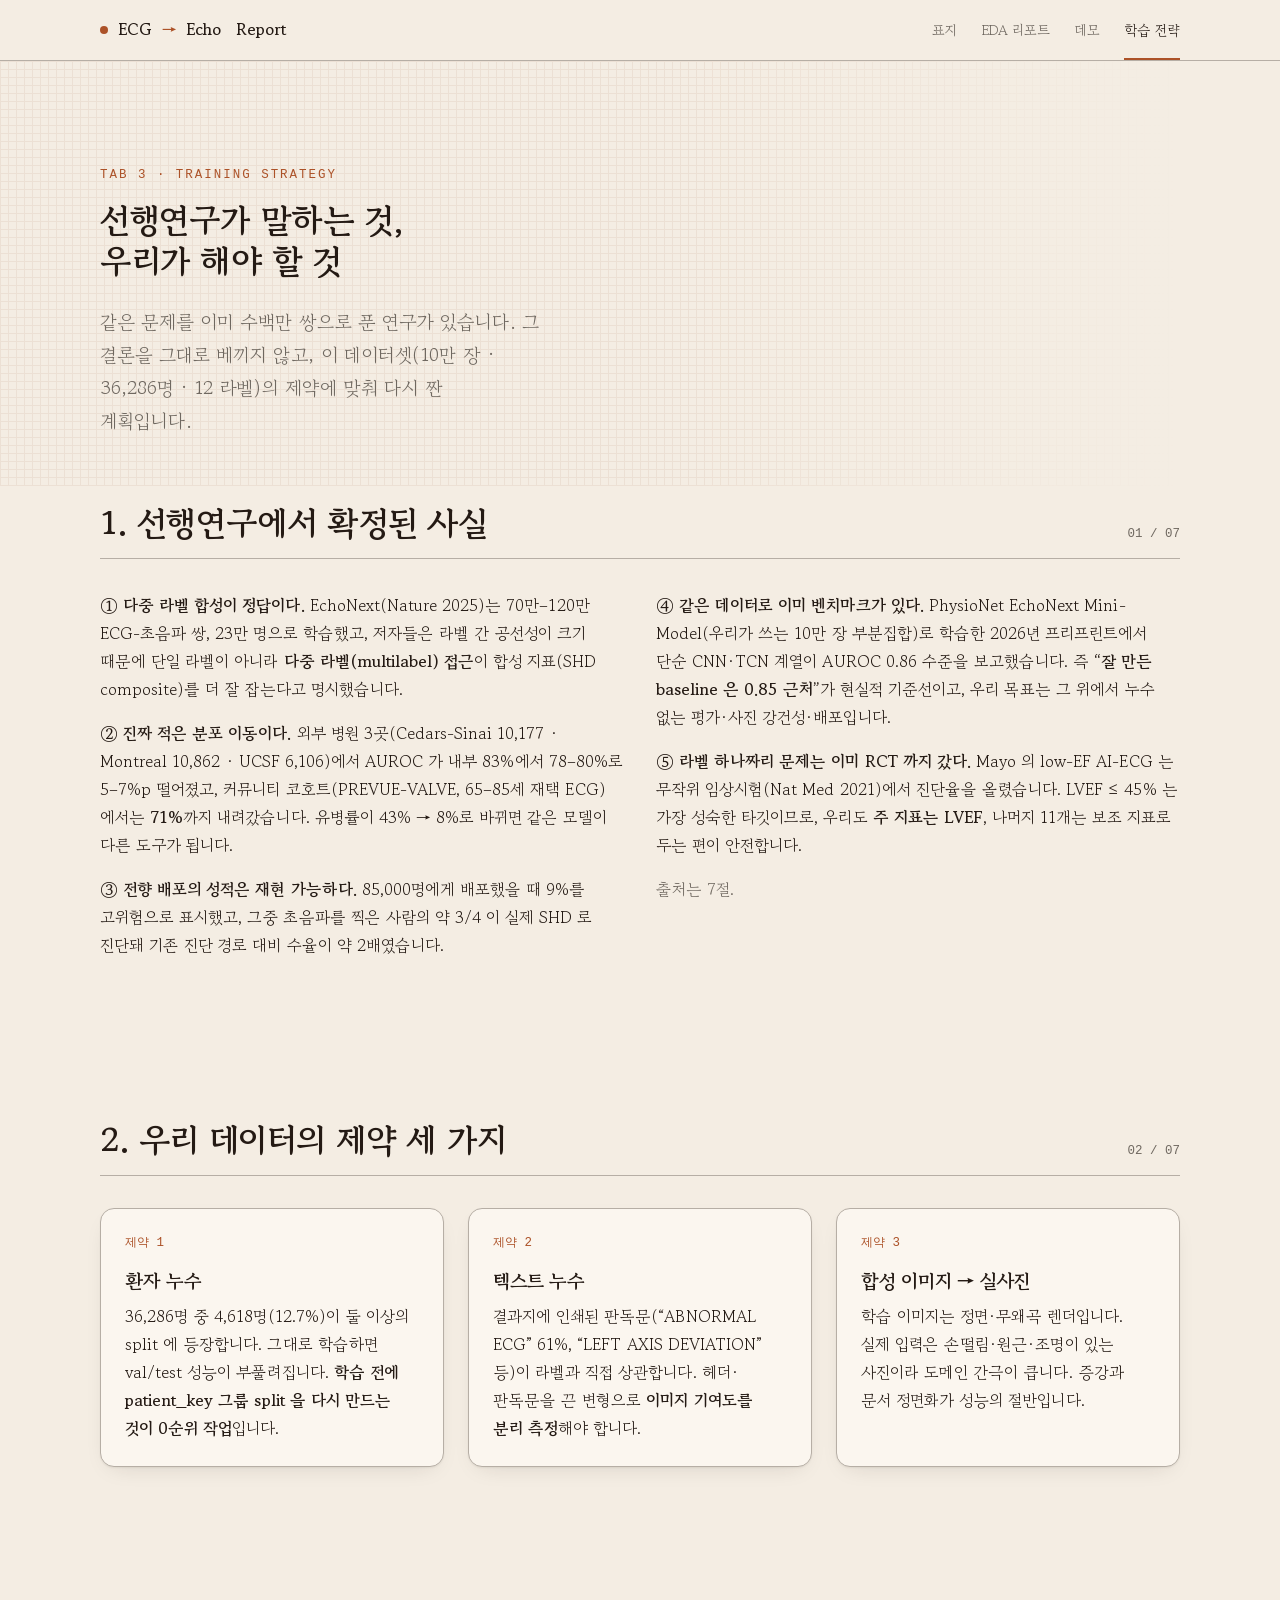
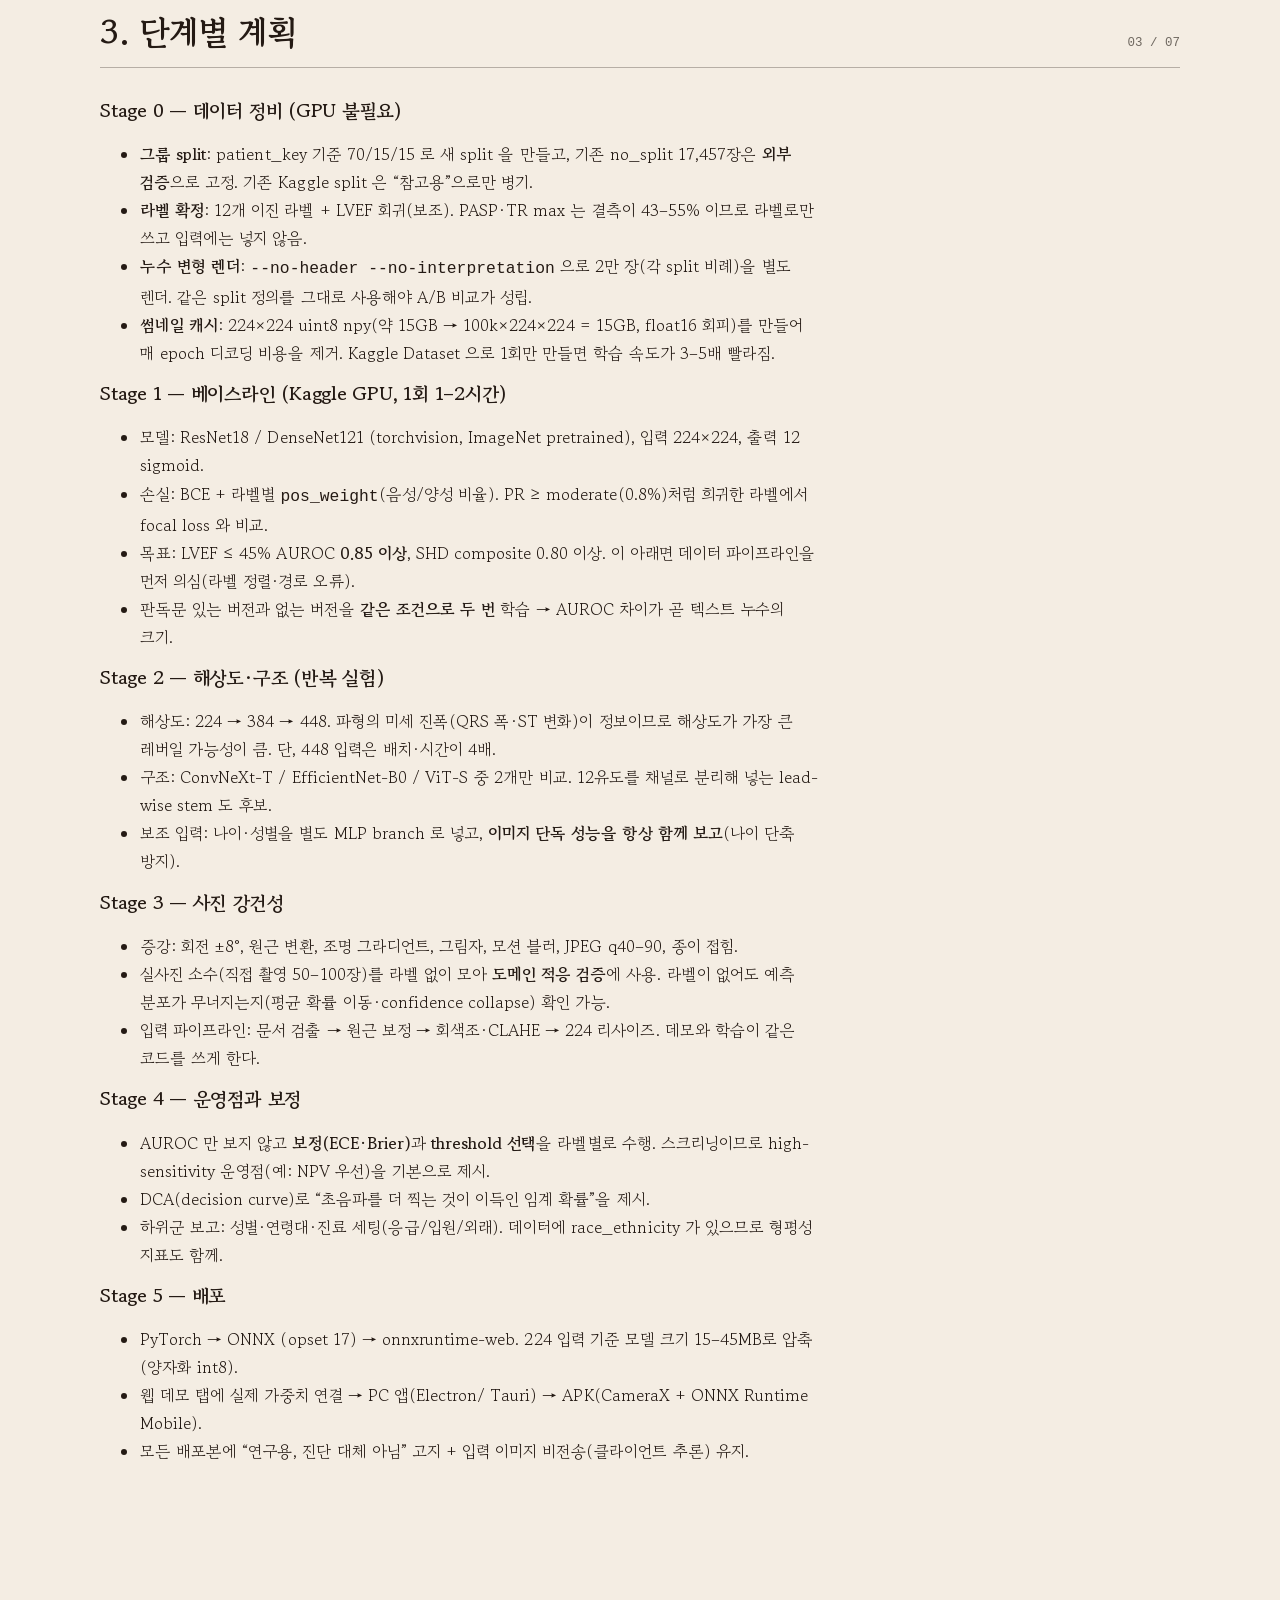
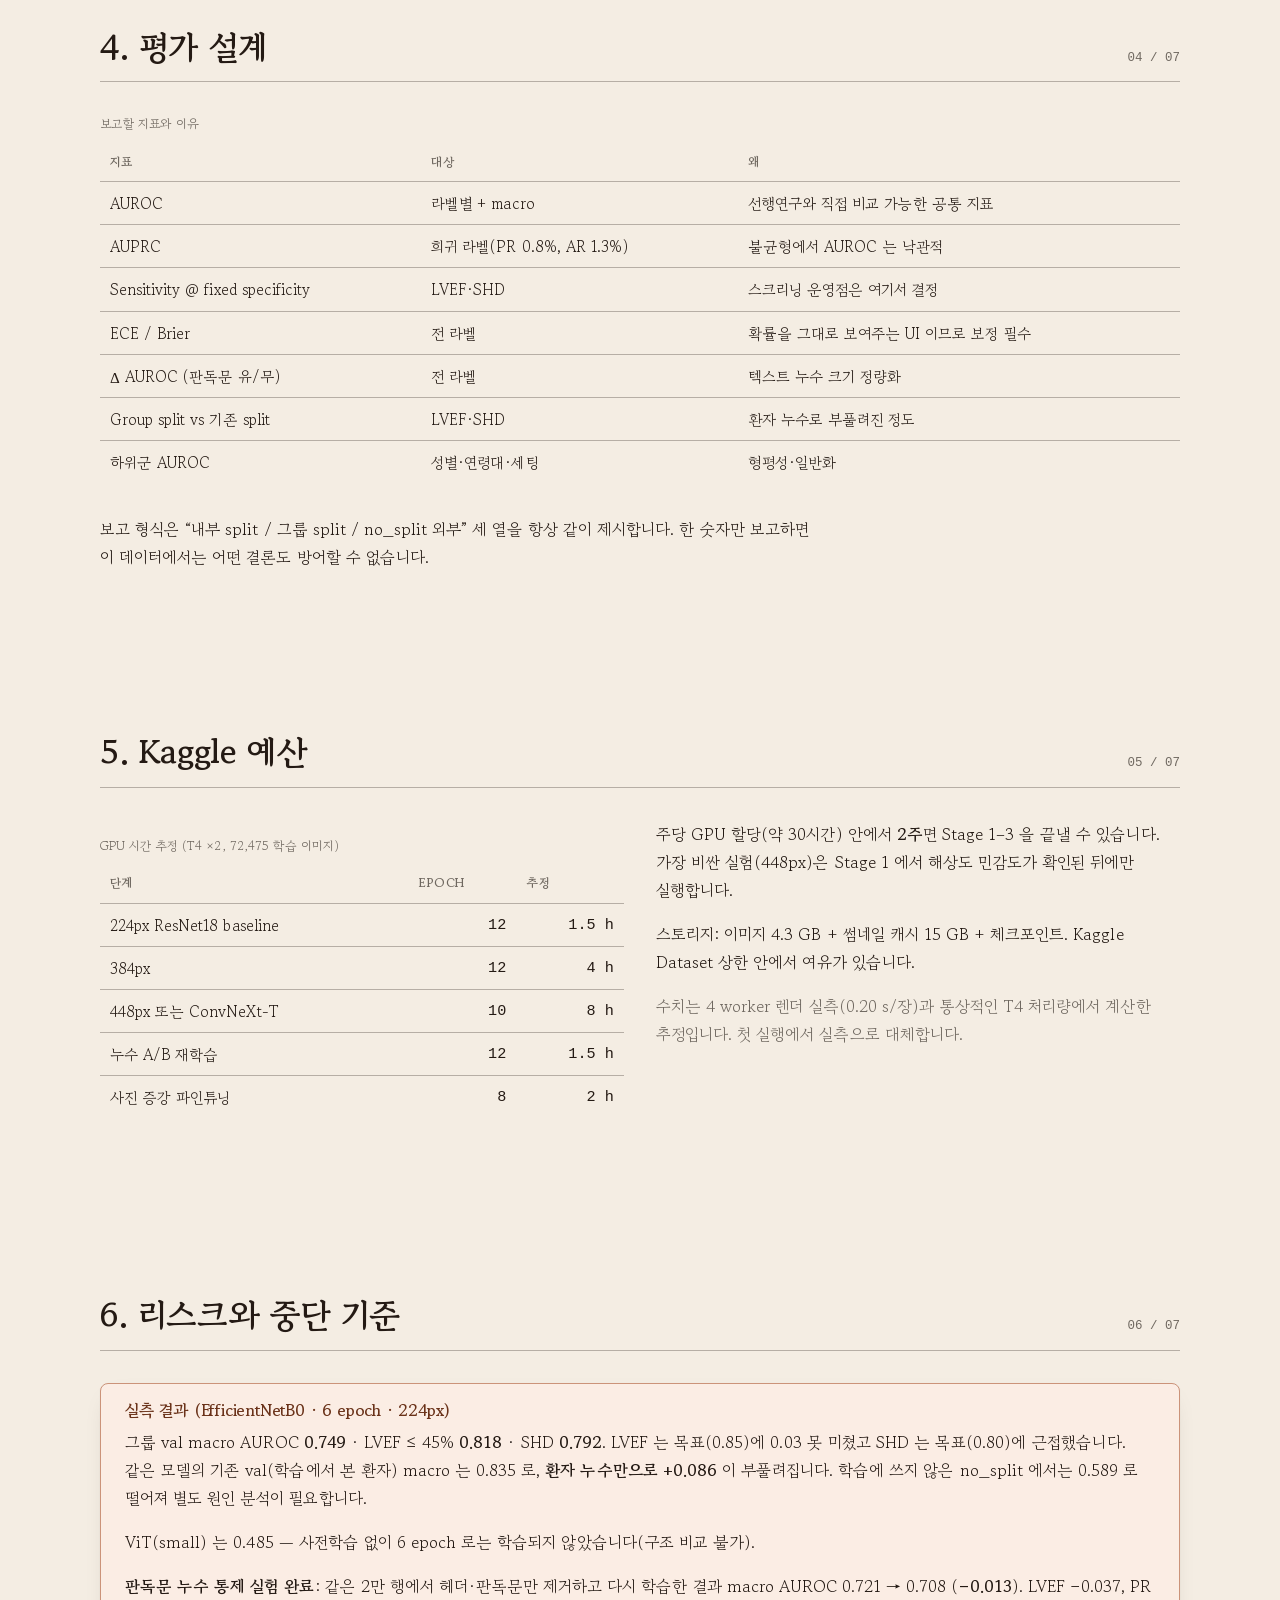
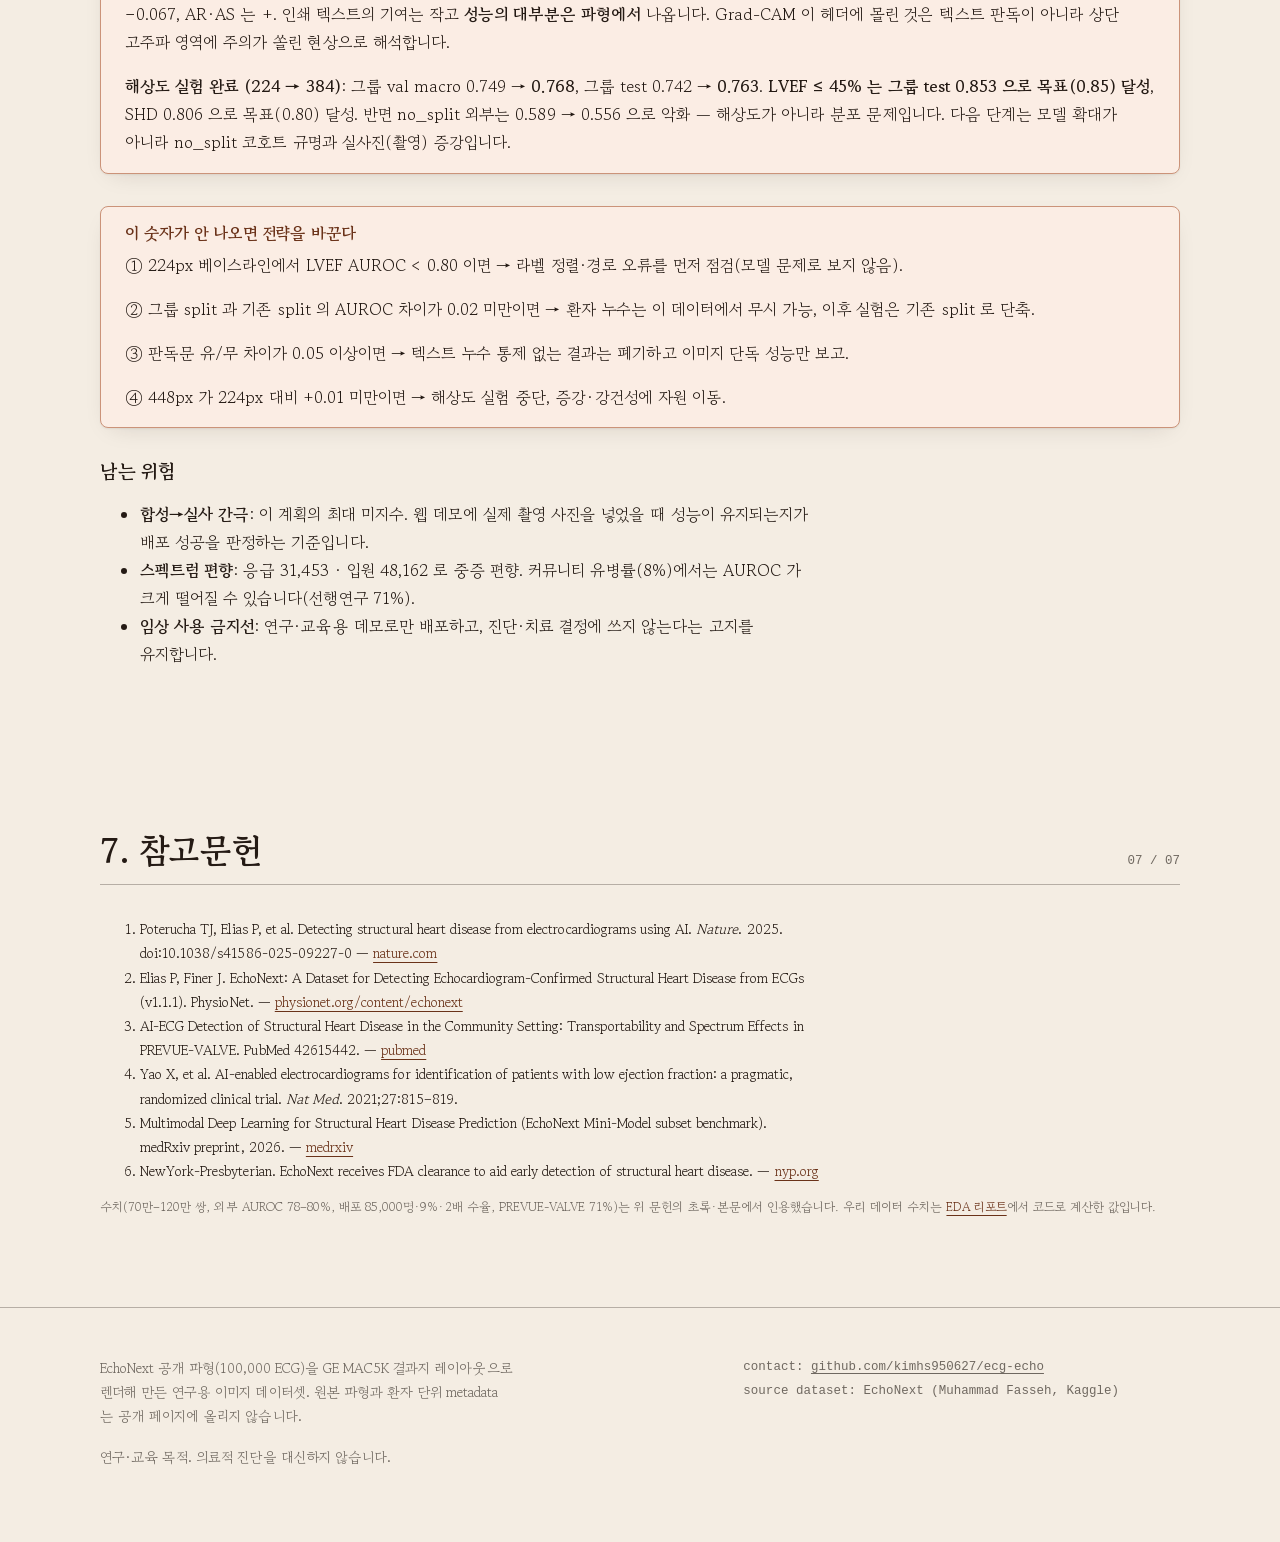
<file: plan.html>
<!DOCTYPE html>
<html lang="ko">
<head>
<meta charset="utf-8">
<meta name="viewport" content="width=device-width, initial-scale=1">
<title>학습 전략 — ECG→Echo 이미지 모델</title>
<meta name="description" content="EchoNext 100k 렌더 데이터셋으로 심전도 이미지에서 심초음파 라벨을 예측하는 모델의 학습 전략: 누수 통제, 단계별 커리큘럼, 평가 설계, Kaggle 예산.">
<link rel="canonical" href="https://kimhs950627.github.io/ecg-echo/plan.html">
<meta property="og:type" content="article">
<meta property="og:title" content="학습 전략 — ECG→Echo 이미지 모델">
<meta property="og:description" content="10만 장 렌더 결과지로 12개 심초음파 라벨을 학습하는 단계별 계획과 평가 설계.">
<meta property="og:url" content="https://kimhs950627.github.io/ecg-echo/plan.html">
<meta property="og:image" content="https://kimhs950627.github.io/ecg-echo/assets/samples/ecg_0000861.png">
<meta name="twitter:card" content="summary_large_image">
<meta name="theme-color" content="#F4EDE3">
<link rel="icon" href="assets/favicon.svg" type="image/svg+xml">
<link rel="preconnect" href="https://fonts.googleapis.com">
<link rel="preconnect" href="https://fonts.gstatic.com" crossorigin>
<link href="https://fonts.googleapis.com/css2?family=Gowun+Batang:wght@400;700&display=swap" rel="stylesheet">
<link rel="stylesheet" href="styles/site.css">
</head>
<body>
<a class="skip-link" href="#main">본문으로 건너뛰기</a>
<header class="site-header">
  <div class="wrap">
    <a class="brand" href="index.html"><span class="dot" aria-hidden="true"></span>ECG<b>→</b>Echo<span class="full">&nbsp;Report</span></a>
    <nav aria-label="주요 섹션"><ul class="tabs">
      <li><a href="index.html">표지</a></li>
      <li><a href="eda.html">EDA 리포트</a></li>
      <li><a href="demo.html">데모</a></li>
      <li><a href="plan.html" aria-current="page">학습 전략</a></li>
    </ul></nav>
  </div>
</header>
<main id="main">

<section class="hero" style="padding-bottom:var(--space-6)">
  <div class="wrap" style="grid-template-columns:1fr">
    <div class="prose">
      <p class="eyebrow">Tab 3 · Training strategy</p>
      <h1 style="font-size:var(--text-2xl)">선행연구가 말하는 것,<br>우리가 해야 할 것</h1>
      <p class="lead">같은 문제를 이미 수백만 쌍으로 푼 연구가 있습니다. 그 결론을 그대로 베끼지 않고,
      이 데이터셋(10만 장 · 36,286명 · 12 라벨)의 제약에 맞춰 다시 짠 계획입니다.</p>
    </div>
  </div>
</section>

<section class="section" style="padding-top:var(--space-4)">
  <div class="wrap">
    <div class="section-head"><h2>1. 선행연구에서 확정된 사실</h2><span class="idx">01 / 07</span></div>
    <div class="grid-2">
      <div class="prose">
        <p><b>① 다중 라벨 합성이 정답이다.</b> EchoNext(Nature 2025)는 70만–120만 ECG-초음파 쌍,
        23만 명으로 학습했고, 저자들은 라벨 간 공선성이 크기 때문에 단일 라벨이 아니라
        <b>다중 라벨(multilabel) 접근</b>이 합성 지표(SHD composite)를 더 잘 잡는다고 명시했습니다.</p>
        <p><b>② 진짜 적은 분포 이동이다.</b> 외부 병원 3곳(Cedars-Sinai 10,177 · Montreal 10,862 · UCSF 6,106)에서
        AUROC 가 내부 83%에서 78–80%로 5–7%p 떨어졌고, 커뮤니티 코호트(PREVUE-VALVE, 65–85세 재택 ECG)에서는
        <b>71%</b>까지 내려갔습니다. 유병률이 43% → 8%로 바뀌면 같은 모델이 다른 도구가 됩니다.</p>
        <p><b>③ 전향 배포의 성적은 재현 가능하다.</b> 85,000명에게 배포했을 때 9%를 고위험으로 표시했고,
        그중 초음파를 찍은 사람의 약 3/4 이 실제 SHD 로 진단돼 기존 진단 경로 대비 수율이 약 2배였습니다.</p>
      </div>
      <div class="prose">
        <p><b>④ 같은 데이터로 이미 벤치마크가 있다.</b> PhysioNet EchoNext Mini-Model(우리가 쓰는 10만 장 부분집합)로
        학습한 2026년 프리프린트에서 단순 CNN·TCN 계열이 AUROC 0.86 수준을 보고했습니다.
        즉 <b>“잘 만든 baseline 은 0.85 근처”</b>가 현실적 기준선이고, 우리 목표는 그 위에서
        누수 없는 평가·사진 강건성·배포입니다.</p>
        <p><b>⑤ 라벨 하나짜리 문제는 이미 RCT 까지 갔다.</b> Mayo 의 low-EF AI-ECG 는 무작위 임상시험(Nat Med 2021)에서
        진단율을 올렸습니다. LVEF ≤ 45% 는 가장 성숙한 타깃이므로, 우리도 <b>주 지표는 LVEF</b>,
        나머지 11개는 보조 지표로 두는 편이 안전합니다.</p>
        <p class="muted">출처는 7절.</p>
      </div>
    </div>
  </div>
</section>

<section class="section">
  <div class="wrap">
    <div class="section-head"><h2>2. 우리 데이터의 제약 세 가지</h2><span class="idx">02 / 07</span></div>
    <div class="cards">
      <article class="card">
        <p class="n">제약 1</p>
        <h3>환자 누수</h3>
        <p>36,286명 중 4,618명(12.7%)이 둘 이상의 split 에 등장합니다. 그대로 학습하면 val/test 성능이
        부풀려집니다. <b>학습 전에 patient_key 그룹 split 을 다시 만드는 것이 0순위 작업</b>입니다.</p>
      </article>
      <article class="card">
        <p class="n">제약 2</p>
        <h3>텍스트 누수</h3>
        <p>결과지에 인쇄된 판독문(“ABNORMAL ECG” 61%, “LEFT AXIS DEVIATION” 등)이 라벨과 직접 상관합니다.
        헤더·판독문을 끈 변형으로 <b>이미지 기여도를 분리 측정</b>해야 합니다.</p>
      </article>
      <article class="card">
        <p class="n">제약 3</p>
        <h3>합성 이미지 → 실사진</h3>
        <p>학습 이미지는 정면·무왜곡 렌더입니다. 실제 입력은 손떨림·원근·조명이 있는 사진이라
        도메인 간극이 큽니다. 증강과 문서 정면화가 성능의 절반입니다.</p>
      </article>
    </div>
  </div>
</section>

<section class="section">
  <div class="wrap">
    <div class="section-head"><h2>3. 단계별 계획</h2><span class="idx">03 / 07</span></div>

    <h3>Stage 0 — 데이터 정비 (GPU 불필요)</h3>
    <ul class="prose">
      <li><b>그룹 split</b>: patient_key 기준 70/15/15 로 새 split 을 만들고, 기존 no_split 17,457장은
      <b>외부 검증</b>으로 고정. 기존 Kaggle split 은 “참고용”으로만 병기.</li>
      <li><b>라벨 확정</b>: 12개 이진 라벨 + LVEF 회귀(보조). PASP·TR max 는 결측이 43–55% 이므로
      라벨로만 쓰고 입력에는 넣지 않음.</li>
      <li><b>누수 변형 렌더</b>: <code>--no-header --no-interpretation</code> 으로 2만 장(각 split 비례)을
      별도 렌더. 같은 split 정의를 그대로 사용해야 A/B 비교가 성립.</li>
      <li><b>썸네일 캐시</b>: 224×224 uint8 npy(약 15GB → 100k×224×224 = 15GB, float16 회피)를 만들어
      매 epoch 디코딩 비용을 제거. Kaggle Dataset 으로 1회만 만들면 학습 속도가 3–5배 빨라짐.</li>
    </ul>

    <h3>Stage 1 — 베이스라인 (Kaggle GPU, 1회 1–2시간)</h3>
    <ul class="prose">
      <li>모델: ResNet18 / DenseNet121 (torchvision, ImageNet pretrained), 입력 224×224, 출력 12 sigmoid.</li>
      <li>손실: BCE + 라벨별 <code>pos_weight</code>(음성/양성 비율). PR ≥ moderate(0.8%)처럼 희귀한 라벨에서
      focal loss 와 비교.</li>
      <li>목표: LVEF ≤ 45% AUROC <b>0.85 이상</b>, SHD composite 0.80 이상. 이 아래면 데이터 파이프라인을
      먼저 의심(라벨 정렬·경로 오류).</li>
      <li>판독문 있는 버전과 없는 버전을 <b>같은 조건으로 두 번</b> 학습 → AUROC 차이가 곧 텍스트 누수의 크기.</li>
    </ul>

    <h3>Stage 2 — 해상도·구조 (반복 실험)</h3>
    <ul class="prose">
      <li>해상도: 224 → 384 → 448. 파형의 미세 진폭(QRS 폭·ST 변화)이 정보이므로 해상도가 가장 큰 레버일 가능성이 큼.
      단, 448 입력은 배치·시간이 4배.</li>
      <li>구조: ConvNeXt-T / EfficientNet-B0 / ViT-S 중 2개만 비교. 12유도를 채널로 분리해 넣는 lead-wise stem 도 후보.</li>
      <li>보조 입력: 나이·성별을 별도 MLP branch 로 넣고, <b>이미지 단독 성능을 항상 함께 보고</b>(나이 단축 방지).</li>
    </ul>

    <h3>Stage 3 — 사진 강건성</h3>
    <ul class="prose">
      <li>증강: 회전 ±8°, 원근 변환, 조명 그라디언트, 그림자, 모션 블러, JPEG q40–90, 종이 접힘.</li>
      <li>실사진 소수(직접 촬영 50–100장)를 라벨 없이 모아 <b>도메인 적응 검증</b>에 사용. 라벨이 없어도
      예측 분포가 무너지는지(평균 확률 이동·confidence collapse) 확인 가능.</li>
      <li>입력 파이프라인: 문서 검출 → 원근 보정 → 회색조·CLAHE → 224 리사이즈. 데모와 학습이 같은 코드를 쓰게 한다.</li>
    </ul>

    <h3>Stage 4 — 운영점과 보정</h3>
    <ul class="prose">
      <li>AUROC 만 보지 않고 <b>보정(ECE·Brier)</b>과 <b>threshold 선택</b>을 라벨별로 수행.
      스크리닝이므로 high-sensitivity 운영점(예: NPV 우선)을 기본으로 제시.</li>
      <li>DCA(decision curve)로 “초음파를 더 찍는 것이 이득인 임계 확률”을 제시.</li>
      <li>하위군 보고: 성별·연령대·진료 세팅(응급/입원/외래). 데이터에 race_ethnicity 가 있으므로 형평성 지표도 함께.</li>
    </ul>

    <h3>Stage 5 — 배포</h3>
    <ul class="prose">
      <li>PyTorch → ONNX (opset 17) → onnxruntime-web. 224 입력 기준 모델 크기 15–45MB로 압축(양자화 int8).</li>
      <li>웹 데모 탭에 실제 가중치 연결 → PC 앱(Electron/ Tauri) → APK(CameraX + ONNX Runtime Mobile).</li>
      <li>모든 배포본에 “연구용, 진단 대체 아님” 고지 + 입력 이미지 비전송(클라이언트 추론) 유지.</li>
    </ul>
  </div>
</section>

<section class="section">
  <div class="wrap">
    <div class="section-head"><h2>4. 평가 설계</h2><span class="idx">04 / 07</span></div>
    <table class="data">
      <caption>보고할 지표와 이유</caption>
      <thead><tr><th>지표</th><th>대상</th><th>왜</th></tr></thead>
      <tbody>
        <tr><td>AUROC</td><td>라벨별 + macro</td><td>선행연구와 직접 비교 가능한 공통 지표</td></tr>
        <tr><td>AUPRC</td><td>희귀 라벨(PR 0.8%, AR 1.3%)</td><td>불균형에서 AUROC 는 낙관적</td></tr>
        <tr><td>Sensitivity @ fixed specificity</td><td>LVEF·SHD</td><td>스크리닝 운영점은 여기서 결정</td></tr>
        <tr><td>ECE / Brier</td><td>전 라벨</td><td>확률을 그대로 보여주는 UI 이므로 보정 필수</td></tr>
        <tr><td>Δ AUROC (판독문 유/무)</td><td>전 라벨</td><td>텍스트 누수 크기 정량화</td></tr>
        <tr><td>Group split vs 기존 split</td><td>LVEF·SHD</td><td>환자 누수로 부풀려진 정도</td></tr>
        <tr><td>하위군 AUROC</td><td>성별·연령대·세팅</td><td>형평성·일반화</td></tr>
      </tbody>
    </table>
    <p class="prose">보고 형식은 “내부 split / 그룹 split / no_split 외부” 세 열을 항상 같이 제시합니다.
    한 숫자만 보고하면 이 데이터에서는 어떤 결론도 방어할 수 없습니다.</p>
  </div>
</section>

<section class="section">
  <div class="wrap">
    <div class="section-head"><h2>5. Kaggle 예산</h2><span class="idx">05 / 07</span></div>
    <div class="grid-2">
      <table class="data">
        <caption>GPU 시간 추정 (T4 ×2, 72,475 학습 이미지)</caption>
        <thead><tr><th>단계</th><th>epoch</th><th>추정</th></tr></thead>
        <tbody>
          <tr><td>224px ResNet18 baseline</td><td class="num">12</td><td class="num">1.5 h</td></tr>
          <tr><td>384px</td><td class="num">12</td><td class="num">4 h</td></tr>
          <tr><td>448px 또는 ConvNeXt-T</td><td class="num">10</td><td class="num">8 h</td></tr>
          <tr><td>누수 A/B 재학습</td><td class="num">12</td><td class="num">1.5 h</td></tr>
          <tr><td>사진 증강 파인튜닝</td><td class="num">8</td><td class="num">2 h</td></tr>
        </tbody>
      </table>
      <div class="prose">
        <p>주당 GPU 할당(약 30시간) 안에서 <b>2주</b>면 Stage 1–3 을 끝낼 수 있습니다.
        가장 비싼 실험(448px)은 Stage 1 에서 해상도 민감도가 확인된 뒤에만 실행합니다.</p>
        <p>스토리지: 이미지 4.3 GB + 썸네일 캐시 15 GB + 체크포인트. Kaggle Dataset 상한 안에서 여유가 있습니다.</p>
        <p class="muted">수치는 4 worker 렌더 실측(0.20 s/장)과 통상적인 T4 처리량에서 계산한 추정입니다.
        첫 실행에서 실측으로 대체합니다.</p>
      </div>
    </div>
  </div>
</section>

<section class="section">
  <div class="wrap">
    <div class="section-head"><h2>6. 리스크와 중단 기준</h2><span class="idx">06 / 07</span></div>
    <div class="callout">
      <h3>실측 결과 (EfficientNetB0 · 6 epoch · 224px)</h3>
      <p>그룹 val macro AUROC <b>0.749</b> · LVEF ≤ 45% <b>0.818</b> · SHD <b>0.792</b>.
      LVEF 는 목표(0.85)에 0.03 못 미쳤고 SHD 는 목표(0.80)에 근접했습니다.
      같은 모델의 기존 val(학습에서 본 환자) macro 는 0.835 로, <b>환자 누수만으로 +0.086</b> 이 부풀려집니다.
      학습에 쓰지 않은 no_split 에서는 0.589 로 떨어져 별도 원인 분석이 필요합니다.</p>
      <p>ViT(small) 는 0.485 — 사전학습 없이 6 epoch 로는 학습되지 않았습니다(구조 비교 불가).</p>
      <p><b>판독문 누수 통제 실험 완료</b>: 같은 2만 행에서 헤더·판독문만 제거하고 다시 학습한 결과
      macro AUROC 0.721 → 0.708 (<b>−0.013</b>). LVEF −0.037, PR −0.067, AR·AS 는 +.
      인쇄 텍스트의 기여는 작고 <b>성능의 대부분은 파형에서</b> 나옵니다. Grad-CAM 이 헤더에 몰린 것은
      텍스트 판독이 아니라 상단 고주파 영역에 주의가 쏠린 현상으로 해석합니다.</p>
      <p><b>해상도 실험 완료 (224 → 384)</b>: 그룹 val macro 0.749 → <b>0.768</b>, 그룹 test 0.742 → <b>0.763</b>.
      <b>LVEF ≤ 45% 는 그룹 test 0.853 으로 목표(0.85) 달성</b>, SHD 0.806 으로 목표(0.80) 달성.
      반면 no_split 외부는 0.589 → 0.556 으로 악화 — 해상도가 아니라 분포 문제입니다.
      다음 단계는 모델 확대가 아니라 no_split 코호트 규명과 실사진(촬영) 증강입니다.</p>
    </div>
    <div class="callout">
      <h3>이 숫자가 안 나오면 전략을 바꾼다</h3>
      <p>① 224px 베이스라인에서 LVEF AUROC &lt; 0.80 이면 → 라벨 정렬·경로 오류를 먼저 점검(모델 문제로 보지 않음).</p>
      <p>② 그룹 split 과 기존 split 의 AUROC 차이가 0.02 미만이면 → 환자 누수는 이 데이터에서 무시 가능, 이후 실험은 기존 split 로 단축.</p>
      <p>③ 판독문 유/무 차이가 0.05 이상이면 → 텍스트 누수 통제 없는 결과는 폐기하고 이미지 단독 성능만 보고.</p>
      <p>④ 448px 가 224px 대비 +0.01 미만이면 → 해상도 실험 중단, 증강·강건성에 자원 이동.</p>
    </div>
    <div class="prose">
      <h3>남는 위험</h3>
      <ul>
        <li><b>합성→실사 간극</b>: 이 계획의 최대 미지수. 웹 데모에 실제 촬영 사진을 넣었을 때 성능이 유지되는지가
        배포 성공을 판정하는 기준입니다.</li>
        <li><b>스펙트럼 편향</b>: 응급 31,453 · 입원 48,162 로 중증 편향. 커뮤니티 유병률(8%)에서는 AUROC 가
        크게 떨어질 수 있습니다(선행연구 71%).</li>
        <li><b>임상 사용 금지선</b>: 연구·교육용 데모로만 배포하고, 진단·치료 결정에 쓰지 않는다는 고지를 유지합니다.</li>
      </ul>
    </div>
  </div>
</section>

<section class="section">
  <div class="wrap">
    <div class="section-head"><h2>7. 참고문헌</h2><span class="idx">07 / 07</span></div>
    <ol class="prose" style="font-size:var(--text-sm)">
      <li>Poterucha TJ, Elias P, et al. Detecting structural heart disease from electrocardiograms using AI.
      <i>Nature</i>. 2025. doi:10.1038/s41586-025-09227-0 —
      <a href="https://www.nature.com/articles/s41586-025-09227-0">nature.com</a></li>
      <li>Elias P, Finer J. EchoNext: A Dataset for Detecting Echocardiogram-Confirmed Structural Heart Disease from ECGs (v1.1.1).
      PhysioNet. — <a href="https://physionet.org/content/echonext">physionet.org/content/echonext</a></li>
      <li>AI-ECG Detection of Structural Heart Disease in the Community Setting: Transportability and Spectrum Effects
      in PREVUE-VALVE. PubMed 42615442. — <a href="https://pubmed.ncbi.nlm.nih.gov/42615442/">pubmed</a></li>
      <li>Yao X, et al. AI-enabled electrocardiograms for identification of patients with low ejection fraction:
      a pragmatic, randomized clinical trial. <i>Nat Med</i>. 2021;27:815–819.</li>
      <li>Multimodal Deep Learning for Structural Heart Disease Prediction (EchoNext Mini-Model subset benchmark).
      medRxiv preprint, 2026. — <a href="https://www.medrxiv.org/content/10.64898/2026.02.22.26346793v1.full.pdf">medrxiv</a></li>
      <li>NewYork-Presbyterian. EchoNext receives FDA clearance to aid early detection of structural heart disease. —
      <a href="https://www.nyp.org/advances/article/cardiology/ai-model-echonext-receives-fda-clearance-to-aid-early-detection-of-structural-heart-disease">nyp.org</a></li>
    </ol>
    <p class="muted" style="font-size:var(--text-xs)">수치(70만–120만 쌍, 외부 AUROC 78–80%, 배포 85,000명·9%·2배 수율, PREVUE-VALVE 71%)는
    위 문헌의 초록·본문에서 인용했습니다. 우리 데이터 수치는 <a href="eda.html">EDA 리포트</a>에서 코드로 계산한 값입니다.</p>
  </div>
</section>

</main>
<footer class="site-footer">
  <div class="wrap">
    <div>
      <p class="footer-note">EchoNext 공개 파형(100,000 ECG)을 GE MAC5K 결과지 레이아웃으로 렌더해 만든 연구용 이미지 데이터셋.
      원본 파형과 환자 단위 metadata 는 공개 페이지에 올리지 않습니다.</p>
      <p class="footer-note">연구·교육 목적. 의료적 진단을 대신하지 않습니다.</p>
    </div>
    <div class="footer-meta">
      contact: <a href="https://github.com/kimhs950627/ecg-echo">github.com/kimhs950627/ecg-echo</a><br>
      source dataset: EchoNext (Muhammad Fasseh, Kaggle)
    </div>
  </div>
</footer>
</body>
</html>
</file>
<file: styles/site.css>
@import url("tokens.css");

/* ---------- base ---------- */
*,
*::before,
*::after { box-sizing: border-box; }

html { -webkit-text-size-adjust: 100%; scroll-behavior: smooth; }

body {
  margin: 0;
  background: var(--color-bg);
  color: var(--color-fg);
  font-family: var(--font-body);
  font-size: var(--text-base);
  line-height: 1.72;
  word-break: keep-all;
  overflow-wrap: normal;
  letter-spacing: 0.002em;
}

img { max-width: 100%; height: auto; display: block; }

a { color: var(--color-accent-deep); text-decoration-thickness: 1px; text-underline-offset: 3px; }
a:hover { color: var(--color-accent); }

h1, h2, h3, h4 {
  font-family: var(--font-display);
  font-weight: 700;
  line-height: 1.24;
  letter-spacing: -0.012em;
  margin: 0 0 var(--space-4);
  text-wrap: balance;
}
h1 { font-size: var(--text-3xl); }
h2 { font-size: var(--text-2xl); }
h3 { font-size: var(--text-lg); }
p { margin: 0 0 var(--space-4); }
small { font-size: var(--text-xs); color: var(--color-muted); }

.wrap { width: min(100% - clamp(56px, 9.4vw, 130px), var(--maxw)); margin-inline: auto; }
.prose { max-width: var(--maxw-prose); }
.muted { color: var(--color-muted); }
.mono { font-family: var(--font-mono); font-variant-numeric: tabular-nums; }
.eyebrow {
  font-family: var(--font-mono);
  font-size: var(--text-xs);
  letter-spacing: 0.16em;
  text-transform: uppercase;
  color: var(--color-accent);
  margin: 0 0 var(--space-3);
}
.lead { font-size: var(--text-lg); color: var(--color-muted); max-width: 44ch; }
hr.rule { border: 0; border-top: 1px solid var(--color-border); margin: var(--space-8) 0; opacity: 0.6; }

/* ---------- header / nav ---------- */
.site-header {
  position: sticky; top: 0; z-index: 40;
  background: var(--color-bg);
  border-bottom: 1px solid var(--color-border);
}
.site-header .wrap {
  display: flex; align-items: center; justify-content: space-between;
  gap: var(--space-5); min-height: 60px;
}
.brand {
  display: inline-flex; align-items: baseline; gap: 10px;
  font-family: var(--font-display); font-weight: 700; font-size: 1rem;
  color: var(--color-fg); text-decoration: none; white-space: nowrap;
}
.brand b { color: var(--color-accent); font-weight: 700; }
.brand .dot {
  width: 8px; height: 8px; border-radius: 50%;
  background: var(--color-accent); transform: translateY(-2px);
}
.tabs { display: flex; gap: var(--space-5); list-style: none; margin: 0; padding: 0; }
.tabs a {
  display: inline-block; padding: 18px 0 16px;
  font-size: var(--text-sm); color: var(--color-muted); text-decoration: none;
  border-bottom: 2px solid transparent; white-space: nowrap;
}
.tabs a:hover { color: var(--color-fg); }
.tabs a[aria-current="page"] { color: var(--color-fg); border-bottom-color: var(--color-accent); }

/* ---------- hero ---------- */
.hero { position: relative; overflow: hidden; padding: var(--space-9) 0 var(--space-8); }
.hero::before {
  content: ""; position: absolute; inset: 0;
  background-image:
    repeating-linear-gradient(0deg, var(--color-grid) 0 1px, transparent 1px 8px),
    repeating-linear-gradient(90deg, var(--color-grid) 0 1px, transparent 1px 8px),
    repeating-linear-gradient(0deg, var(--color-grid-strong) 0 1px, transparent 1px 40px),
    repeating-linear-gradient(90deg, var(--color-grid-strong) 0 1px, transparent 1px 40px);
  opacity: 0.42;
  -webkit-mask-image: linear-gradient(to right, #000 0%, #000 55%, transparent 92%);
  mask-image: linear-gradient(to right, #000 0%, #000 55%, transparent 92%);
  pointer-events: none;
}
.hero .wrap { position: relative; display: grid; grid-template-columns: minmax(0, 1.05fr) minmax(0, 0.95fr); gap: var(--space-7); align-items: center; }
.hero h1 { margin-bottom: var(--space-5); }
.hero h1 span { color: var(--color-accent-deep); }
.hero .cta-row { display: flex; flex-wrap: wrap; gap: var(--space-3); margin-top: var(--space-5); }

.btn {
  display: inline-flex; align-items: center; gap: 8px;
  padding: 11px 20px; border-radius: var(--radius-md);
  font-size: var(--text-sm); text-decoration: none; border: 1px solid transparent;
}
.btn-primary { background: var(--color-accent); color: var(--color-on-accent); box-shadow: var(--shadow-soft); }
.btn-primary:hover { background: var(--color-accent-deep); color: var(--color-on-accent); }
.btn-ghost { border-color: var(--color-border); color: var(--color-fg); background: var(--color-surface); }
.btn-ghost:hover { border-color: var(--color-accent); color: var(--color-accent-deep); }

.printout {
  background: var(--color-surface); border: 1px solid var(--color-border);
  border-radius: var(--radius-md); padding: 10px; box-shadow: var(--shadow-deep);
  transform: rotate(-1.4deg);
}
.printout img { border-radius: 2px; }
.printout figcaption { margin-top: 8px; font-size: var(--text-xs); color: var(--color-muted); text-align: right; }

/* ---------- stat strip ---------- */
.stats { border-block: 1px solid var(--color-border); }
.stats .wrap { display: grid; grid-template-columns: repeat(4, minmax(0, 1fr)); }
.stat {
  padding: var(--space-5) var(--space-4);
  border-left: 1px solid var(--color-border);
}
.stat:first-child { border-left: 0; padding-left: 0; }
.stat .v { font-family: var(--font-mono); font-size: 1.5rem; font-variant-numeric: tabular-nums; color: var(--color-accent-deep); }
.stat .k { font-size: var(--text-xs); color: var(--color-muted); margin-top: 2px; }

/* ---------- sections ---------- */
.section { padding: var(--space-8) 0; }
.section-head { display: flex; align-items: baseline; justify-content: space-between; gap: var(--space-5); border-bottom: 1px solid var(--color-border); padding-bottom: var(--space-3); margin-bottom: var(--space-6); }
.section-head h2 { margin: 0; }
.section-head .idx { font-family: var(--font-mono); font-size: var(--text-xs); color: var(--color-muted); }

.cards { display: grid; grid-template-columns: repeat(3, minmax(0, 1fr)); gap: var(--space-5); }
.card {
  background: var(--color-surface); border: 1px solid var(--color-border);
  border-radius: var(--radius-lg); padding: var(--space-5); box-shadow: var(--shadow-soft);
}
.card h3 { margin-bottom: var(--space-2); }
.card p:last-child { margin-bottom: 0; }
.card .n { font-family: var(--font-mono); font-size: var(--text-xs); color: var(--color-accent); }

.figure { margin: var(--space-5) 0 var(--space-7); }
.figure img { background: var(--color-surface); border: 1px solid var(--color-border); border-radius: var(--radius-md); }
.figure figcaption { margin-top: var(--space-3); font-size: var(--text-sm); color: var(--color-muted); max-width: 78ch; }

.grid-2 { display: grid; grid-template-columns: repeat(2, minmax(0, 1fr)); gap: var(--space-6); align-items: start; }

table.data { width: 100%; border-collapse: collapse; font-size: 0.95rem; margin: var(--space-4) 0 var(--space-6); }
table.data caption { text-align: left; font-size: var(--text-xs); color: var(--color-muted); padding-bottom: var(--space-2); }
table.data th, table.data td { text-align: left; padding: 8px 10px; border-bottom: 1px solid var(--color-border); }
table.data th { font-weight: 700; font-size: var(--text-xs); letter-spacing: 0.04em; text-transform: uppercase; color: var(--color-muted); }
table.data td.num { font-family: var(--font-mono); text-align: right; font-variant-numeric: tabular-nums; }
table.data tr:last-child td { border-bottom: 0; }
.table-scroll { overflow-x: auto; -webkit-overflow-scrolling: touch; }
.table-scroll table.data { min-width: 520px; }
.bar-cell { display: flex; align-items: center; gap: 8px; }
.bar-cell .track { flex: 1; height: 6px; background: var(--color-surface-alt); border-radius: 3px; overflow: hidden; }
.bar-cell .fill { height: 100%; background: var(--color-accent); }

.callout {
  background: #FBEDE4; border: 1px solid var(--color-accent-soft);
  border-radius: var(--radius-md);
  padding: var(--space-4) var(--space-5); margin: var(--space-6) 0; box-shadow: var(--shadow-soft);
}
.callout h3 { color: var(--color-accent-deep); }
.callout h3 { font-size: var(--text-base); margin-bottom: var(--space-2); }
.callout p:last-child { margin-bottom: 0; }

.tag {
  display: inline-block; padding: 2px 8px; border-radius: 999px;
  border: 1px solid var(--color-border); background: var(--color-surface-alt);
  font-family: var(--font-mono); font-size: var(--text-xs); color: var(--color-muted);
}
.tag.warn { border-color: var(--color-accent-soft); color: var(--color-accent-deep); background: #FBEDE4; }

/* ---------- demo ---------- */
.demo-shell { display: grid; grid-template-columns: minmax(0, 1.15fr) minmax(0, 0.85fr); gap: var(--space-6); align-items: start; }
.dropzone {
  border: 1.5px dashed var(--color-border); border-radius: var(--radius-lg);
  background: var(--color-surface); padding: var(--space-7) var(--space-5);
  text-align: center; box-shadow: var(--shadow-soft);
}
.dropzone.is-dragover { border-color: var(--color-accent); background: #FBEDE4; }
.dropzone h3 { margin-bottom: var(--space-2); }
.dropzone .hint { font-size: var(--text-sm); color: var(--color-muted); margin-bottom: var(--space-4); }
.samples { display: grid; grid-template-columns: repeat(3, minmax(0, 1fr)); gap: var(--space-3); margin-top: var(--space-4); }
.samples button {
  padding: 0; border: 1px solid var(--color-border); border-radius: var(--radius-sm);
  background: var(--color-surface); cursor: pointer; overflow: hidden; box-shadow: var(--shadow-soft);
}
.samples button img { width: 100%; }
.samples button:hover { border-color: var(--color-accent); }

.result-panel { background: var(--color-surface); border: 1px solid var(--color-border); border-radius: var(--radius-lg); padding: var(--space-5); box-shadow: var(--shadow-soft); }
.result-panel h3 { font-size: var(--text-base); }
.result-list { list-style: none; margin: var(--space-4) 0 0; padding: 0; display: grid; gap: 10px; }
.result-list li { display: grid; grid-template-columns: minmax(0, 1fr) auto; gap: 10px; font-size: var(--text-sm); }
.result-list .track { grid-column: 1 / -1; height: 6px; background: var(--color-surface-alt); border-radius: 3px; position: relative; }
.result-list .track .cutoff { position: absolute; left: 50%; top: -3px; bottom: -3px; width: 2px; background: var(--color-muted); opacity: 0.6; border-radius: 1px; pointer-events: none; }
.result-list li.is-positive .mono { font-weight: 700; color: var(--color-accent-deep); }
.cutoff-legend { font-size: var(--text-xs); color: var(--color-muted); margin: var(--space-3) 0 var(--space-4); }
.fineprint { margin-top: var(--space-7); border-top: 1px solid var(--color-border); padding-top: var(--space-4);
  font-size: var(--text-xs); color: var(--color-muted); }
.fineprint summary { cursor: pointer; color: var(--color-muted); font-weight: 600; }
.fineprint summary:hover { color: var(--color-fg); }
.fineprint p { margin: var(--space-3) 0 0; line-height: 1.7; }
.fineprint code { font-size: 0.95em; }
.result-list .fill { height: 100%; background: var(--color-accent-soft); transition: width 180ms ease; }
.result-list li { cursor: pointer; border-radius: var(--radius-sm); padding: 2px 4px; margin: -2px -4px; }
.result-list li:hover { background: var(--color-surface-alt); }
.result-list li.is-top { font-weight: 700; }
.result-list li.is-top .fill { background: var(--color-accent); }
.cam-figure { margin-top: var(--space-5); border-top: 1px solid var(--color-border); padding-top: var(--space-4); }
.cam-controls { display: flex; flex-wrap: wrap; align-items: center; gap: 10px; font-size: var(--text-xs); color: var(--color-muted); margin-bottom: var(--space-2); }
.cam-controls select { font: inherit; padding: 4px 6px; border: 1px solid var(--color-border); border-radius: var(--radius-sm); background: var(--color-surface); color: var(--color-fg); max-width: 100%; }
.cam-check { display: inline-flex; align-items: center; gap: 5px; }
#cam { width: 100%; max-width: 420px; height: auto; border: 1px solid var(--color-border); border-radius: var(--radius-sm); background: var(--color-surface-alt); display: block; }
.status-note { font-size: var(--text-sm); color: var(--color-muted); }
.preview { margin-top: var(--space-4); }
.preview img { border: 1px solid var(--color-border); border-radius: var(--radius-sm); }

/* ---------- footer ---------- */
.site-footer { border-top: 1px solid var(--color-border); padding: var(--space-7) 0 var(--space-8); font-size: var(--text-sm); color: var(--color-muted); }
.site-footer .wrap { display: grid; grid-template-columns: minmax(0, 1.4fr) minmax(0, 1fr); gap: var(--space-6); }
.site-footer a { color: var(--color-muted); }
.site-footer a:hover { color: var(--color-accent-deep); }
.footer-meta { font-family: var(--font-mono); font-size: var(--text-xs); line-height: 1.9; }
.footer-note { max-width: 52ch; }

/* ---------- responsive ---------- */
@media (max-width: 900px) {
  .hero { padding: var(--space-7) 0 var(--space-6); }
  .hero .wrap { grid-template-columns: 1fr; }
  .printout { transform: none; }
  .stats .wrap { grid-template-columns: repeat(2, minmax(0, 1fr)); }
  .cards { grid-template-columns: 1fr; }
  .grid-2, .demo-shell { grid-template-columns: 1fr; }
  .tabs { gap: var(--space-4); }
  .tabs a { font-size: var(--text-xs); }
  .site-footer .wrap { grid-template-columns: 1fr; }
}
@media (max-width: 520px) {
  .brand span.full { display: none; }
  .samples { grid-template-columns: repeat(2, minmax(0, 1fr)); }
  table.data { font-size: 0.9rem; }
}

:focus-visible {
  outline: 2px solid var(--color-accent);
  outline-offset: 2px;
  border-radius: var(--radius-sm);
}

.skip-link {
  position: absolute; width: 1px; height: 1px; overflow: hidden;
  clip-path: inset(50%); white-space: nowrap; top: 8px; z-index: 60;
  background: var(--color-surface); border: 1px solid var(--color-accent);
  padding: 8px 14px; border-radius: var(--radius-md); font-size: var(--text-sm);
}
.skip-link:focus {
  width: auto; height: auto; clip-path: none; overflow: visible; left: 16px;
}

@media (prefers-reduced-motion: reduce) {
  html { scroll-behavior: auto; }
  * { transition: none !important; animation: none !important; }
}

.num b.pos { color: #2f6b4f; }
.num b.neg { color: #a4402c; }

.cutoff-val { font-size: 0.78em; color: var(--color-muted); font-weight: 400; white-space: nowrap; }
.cutoff-val:empty { display: none; }

.grid-2 > * { min-width: 0; }
.prose .table-scroll { max-width: 100%; }
</file>
